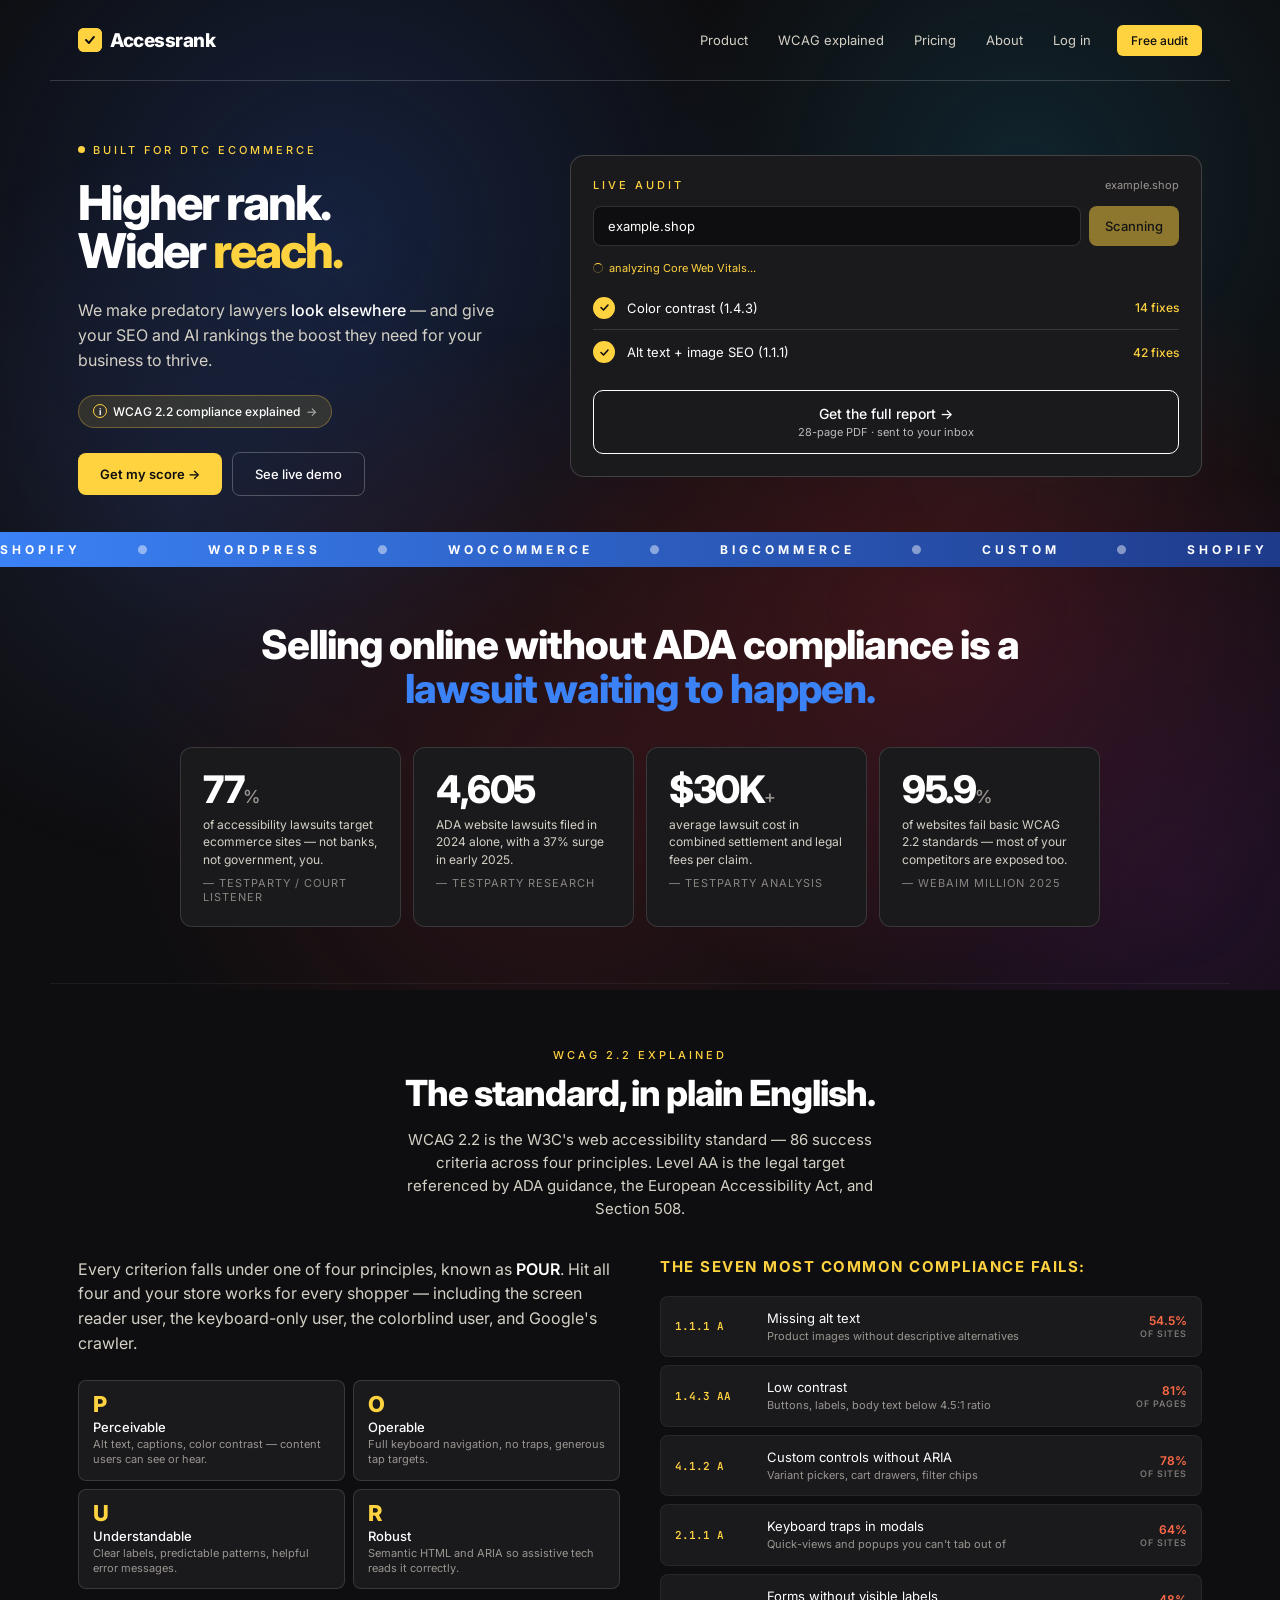
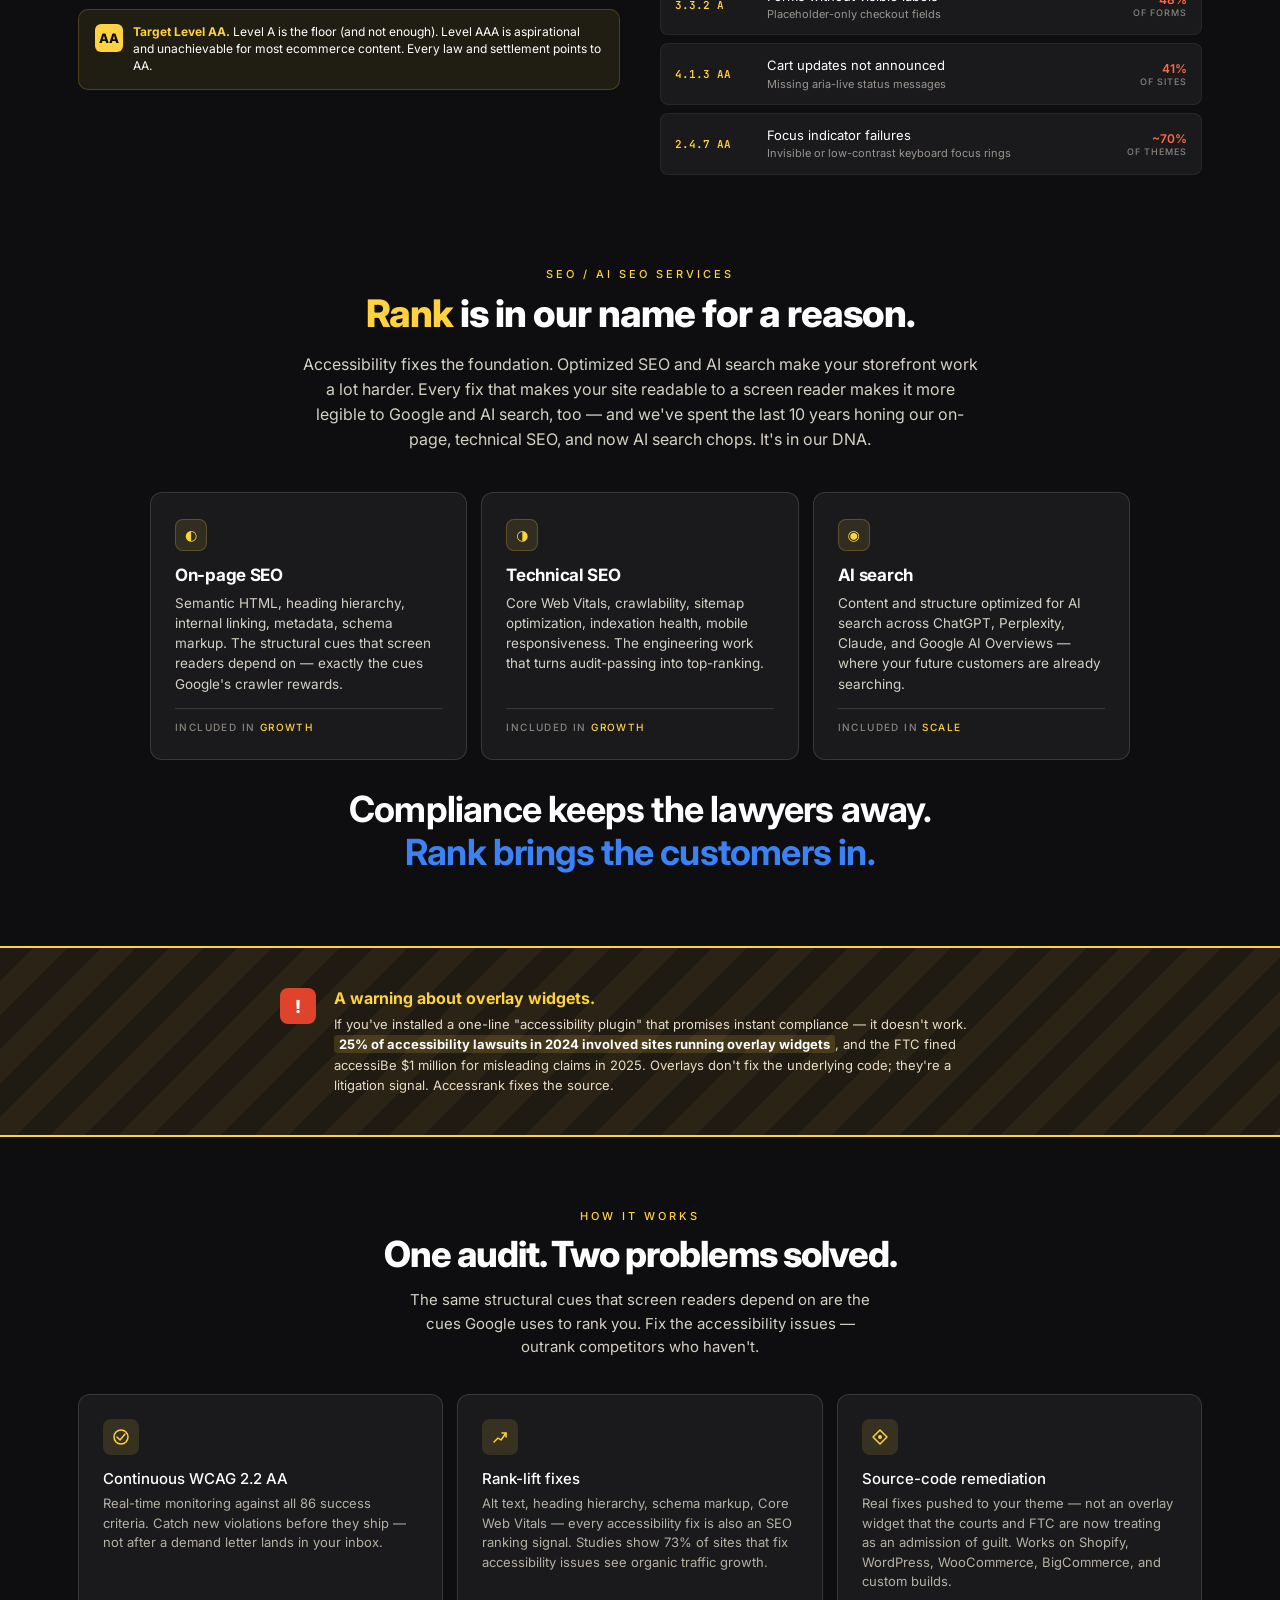
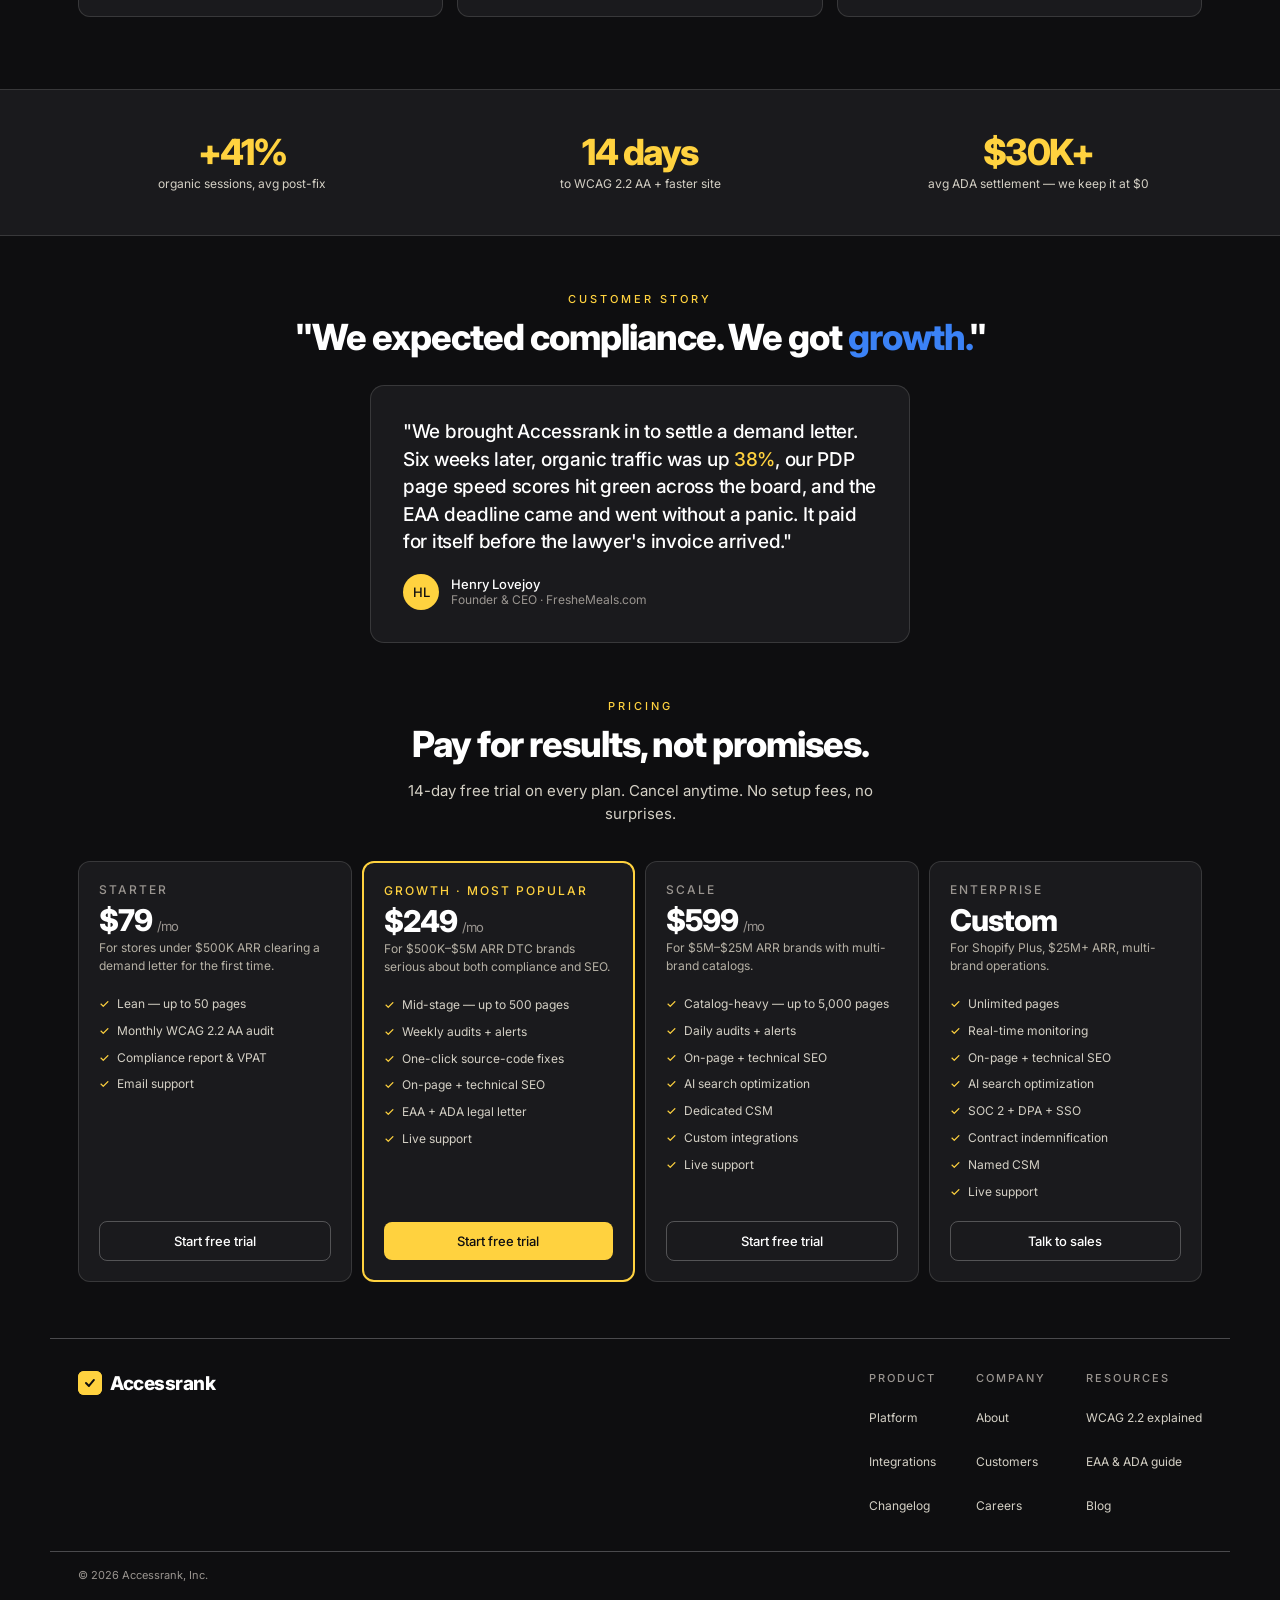
<file: index.html>
<!DOCTYPE html>
<html lang="en">
<head>
  <meta charset="UTF-8" />
  <meta name="viewport" content="width=device-width, initial-scale=1.0" />
  <title>Accessrank — WCAG 2.2 Accessibility Audits for DTC Ecommerce</title>
  <meta name="description" content="Accessrank fixes WCAG 2.2 accessibility violations at the source code level — protecting DTC stores from ADA litigation and boosting SEO rankings." />
  <meta name="robots" content="index, follow" />
  <link rel="canonical" href="https://accessrank.com/" />
  <meta name="theme-color" content="#0E0E10" />

  <!-- Open Graph -->
  <meta property="og:title" content="Accessrank — Higher rank. Wider reach." />
  <meta property="og:description" content="We make predatory lawyers look elsewhere — and give your SEO and AI rankings the boost they need for your business to thrive." />
  <meta property="og:type" content="website" />
  <meta property="og:url" content="https://accessrank.com/" />
  <meta property="og:image" content="https://accessrank.com/og-image.png" />
  <meta property="og:image:width" content="1200" />
  <meta property="og:image:height" content="630" />
  <meta property="og:site_name" content="Accessrank" />

  <!-- Twitter Card -->
  <meta name="twitter:card" content="summary_large_image" />
  <meta name="twitter:title" content="Accessrank — Higher rank. Wider reach." />
  <meta name="twitter:description" content="WCAG 2.2 accessibility audits that protect DTC stores from ADA lawsuits and boost SEO rankings." />
  <meta name="twitter:image" content="https://accessrank.com/og-image.png" />

  <!-- Favicon -->
  <link rel="icon" href="/favicon.svg" type="image/svg+xml" />

  <!-- Fonts — preload to avoid render blocking -->
  <link rel="preconnect" href="https://fonts.googleapis.com" />
  <link rel="preconnect" href="https://fonts.gstatic.com" crossorigin />
  <link rel="preload" href="https://fonts.googleapis.com/css2?family=Inter:wght@400;500;600;700;800&family=JetBrains+Mono:wght@600&display=swap" as="style" onload="this.onload=null;this.rel='stylesheet'" />
  <noscript><link rel="stylesheet" href="https://fonts.googleapis.com/css2?family=Inter:wght@400;500;600;700;800&family=JetBrains+Mono:wght@600&display=swap" /></noscript>

  <link rel="preload" href="styles.css" as="style" />
  <link rel="stylesheet" href="styles.css" />

  <!-- JSON-LD structured data -->
  <script type="application/ld+json">
  {
    "@context": "https://schema.org",
    "@graph": [
      {
        "@type": "Organization",
        "@id": "https://accessrank.com/#organization",
        "name": "Accessrank",
        "url": "https://accessrank.com/",
        "logo": {
          "@type": "ImageObject",
          "url": "https://accessrank.com/favicon.svg"
        },
        "sameAs": []
      },
      {
        "@type": "WebSite",
        "@id": "https://accessrank.com/#website",
        "url": "https://accessrank.com/",
        "name": "Accessrank",
        "publisher": { "@id": "https://accessrank.com/#organization" },
        "potentialAction": {
          "@type": "SearchAction",
          "target": "https://accessrank.com/?s={search_term_string}",
          "query-input": "required name=search_term_string"
        }
      },
      {
        "@type": "WebPage",
        "@id": "https://accessrank.com/#webpage",
        "url": "https://accessrank.com/",
        "name": "Accessrank — WCAG 2.2 Accessibility Audits for DTC Ecommerce",
        "description": "Accessrank fixes WCAG 2.2 accessibility violations at the source code level — protecting DTC stores from ADA litigation and boosting SEO rankings.",
        "isPartOf": { "@id": "https://accessrank.com/#website" },
        "about": { "@id": "https://accessrank.com/#organization" }
      },
      {
        "@type": "Service",
        "@id": "https://accessrank.com/#service",
        "name": "WCAG 2.2 Accessibility Audit & Remediation",
        "description": "Continuous WCAG 2.2 AA monitoring, source-code remediation, and SEO rank-lift for DTC ecommerce stores.",
        "provider": { "@id": "https://accessrank.com/#organization" },
        "areaServed": "Worldwide",
        "serviceType": "Accessibility Auditing",
        "offers": [
          {
            "@type": "Offer",
            "name": "Starter",
            "price": "79",
            "priceCurrency": "USD",
            "priceSpecification": { "@type": "UnitPriceSpecification", "billingDuration": "P1M" }
          },
          {
            "@type": "Offer",
            "name": "Growth",
            "price": "249",
            "priceCurrency": "USD",
            "priceSpecification": { "@type": "UnitPriceSpecification", "billingDuration": "P1M" }
          },
          {
            "@type": "Offer",
            "name": "Scale",
            "price": "599",
            "priceCurrency": "USD",
            "priceSpecification": { "@type": "UnitPriceSpecification", "billingDuration": "P1M" }
          }
        ]
      },
      {
        "@type": "FAQPage",
        "mainEntity": [
          {
            "@type": "Question",
            "name": "What is WCAG 2.2?",
            "acceptedAnswer": {
              "@type": "Answer",
              "text": "WCAG 2.2 is the W3C's web accessibility standard — 86 success criteria across four principles: Perceivable, Operable, Understandable, and Robust. Level AA is the legal target referenced by ADA guidance, the European Accessibility Act, and Section 508."
            }
          },
          {
            "@type": "Question",
            "name": "Do overlay widgets make my site ADA compliant?",
            "acceptedAnswer": {
              "@type": "Answer",
              "text": "No. 25% of accessibility lawsuits in 2024 involved sites running overlay widgets. Overlays don't fix the underlying code. Accessrank fixes the source code directly."
            }
          },
          {
            "@type": "Question",
            "name": "How long does it take to become WCAG 2.2 AA compliant?",
            "acceptedAnswer": {
              "@type": "Answer",
              "text": "Most DTC stores reach WCAG 2.2 AA compliance within 14 days with Accessrank's source-code remediation service."
            }
          }
        ]
      }
    ]
  }
  </script>
</head>
<body>

  <!-- Skip navigation for keyboard users -->
  <a href="#main-content" class="skip-link">Skip to main content</a>

  <!-- ============================================================== -->
  <!-- NAV                                                              -->
  <!-- ============================================================== -->
  <nav class="nav" aria-label="Main navigation">
    <div class="logo">
      <span class="logo-mark" aria-hidden="true">
        <span class="layer layer-red" aria-hidden="true"></span>
        <span class="layer layer-green" aria-hidden="true"></span>
        <span class="layer layer-yellow" aria-hidden="true"></span>
        <span class="icon icon-yellow" aria-hidden="true">
          <svg viewBox="0 0 14 14"><path d="M3 7 L6 10 L11 4" fill="none" stroke="#0E0E10" stroke-width="2" stroke-linecap="round" stroke-linejoin="round"/></svg>
        </span>
        <span class="icon icon-red" aria-hidden="true">
          <svg viewBox="0 0 14 14"><path d="M5.4 3 L8.6 3 L7.8 9 L6.2 9 Z" fill="#FFFFFF"/><circle cx="7" cy="11.4" r="1.6" fill="#FFFFFF"/></svg>
        </span>
        <span class="icon icon-green" aria-hidden="true">
          <svg viewBox="0 0 14 14"><path d="M3 7 L6 10 L11 4" fill="none" stroke="#0E0E10" stroke-width="2" stroke-linecap="round" stroke-linejoin="round"/></svg>
        </span>
        <span class="swipe swipe-1" aria-hidden="true"></span>
        <span class="swipe swipe-2" aria-hidden="true"></span>
        <span class="swipe swipe-3" aria-hidden="true"></span>
      </span>
      Accessrank
    </div>
    <div class="nav-right">
      <a href="#product">Product</a>
      <a href="#wcag">WCAG explained</a>
      <a href="#pricing">Pricing</a>
      <a href="about.html">About</a>
      <a href="#">Log in</a>
      <a href="#audit-card" class="cta-nav">Free audit</a>
    </div>
    <button class="hamburger" id="hamburger" aria-label="Open menu" aria-expanded="false" aria-controls="mobile-menu">
      <span class="ham-line"></span>
      <span class="ham-line"></span>
      <span class="ham-line"></span>
    </button>
  </nav>

  <!-- Full-screen mobile menu (outside nav so it covers full viewport) -->
  <div class="mobile-menu" id="mobile-menu" role="dialog" aria-modal="true" aria-label="Navigation menu" aria-hidden="true">
    <div class="mm-header">
      <div class="logo" aria-hidden="true">
        <span class="logo-mark">
          <span class="layer layer-red"></span>
          <span class="layer layer-green"></span>
          <span class="layer layer-yellow"></span>
          <span class="icon icon-yellow">
            <svg viewBox="0 0 14 14"><path d="M3 7 L6 10 L11 4" fill="none" stroke="#0E0E10" stroke-width="2" stroke-linecap="round" stroke-linejoin="round"/></svg>
          </span>
          <span class="icon icon-red">
            <svg viewBox="0 0 14 14"><path d="M5.4 3 L8.6 3 L7.8 9 L6.2 9 Z" fill="#FFFFFF"/><circle cx="7" cy="11.4" r="1.6" fill="#FFFFFF"/></svg>
          </span>
          <span class="icon icon-green">
            <svg viewBox="0 0 14 14"><path d="M3 7 L6 10 L11 4" fill="none" stroke="#0E0E10" stroke-width="2" stroke-linecap="round" stroke-linejoin="round"/></svg>
          </span>
          <span class="swipe swipe-1"></span>
          <span class="swipe swipe-2"></span>
          <span class="swipe swipe-3"></span>
        </span>
        Accessrank
      </div>
      <button class="mm-close" id="mm-close" aria-label="Close menu">
        <span></span>
        <span></span>
      </button>
    </div>
    <nav class="mm-nav" aria-label="Mobile navigation">
      <a href="#product">Product</a>
      <a href="#wcag">WCAG explained</a>
      <a href="#pricing">Pricing</a>
      <a href="about.html">About</a>
      <a href="#">Log in</a>
    </nav>
    <div class="mm-footer">
      <a href="#audit-card" class="mm-cta">Get a free audit →</a>
      <p class="mm-tagline">WCAG 2.2 AA · Source-code fixes · 14 days</p>
    </div>
  </div>

  <main id="main-content">

  <!-- ============================================================== -->
  <!-- HERO                                                             -->
  <!-- ============================================================== -->
  <section class="hero">
    <div class="hero-copy">
      <div class="eyebrow"><span class="pulse-dot" aria-hidden="true"></span>BUILT FOR DTC ECOMMERCE</div>
      <h1>Higher rank.<br/>Wider <span class="accent">reach.</span></h1>
      <p class="sub">
        We make predatory lawyers <span class="highlight">look elsewhere</span> —
        and give your SEO and AI rankings the boost they need for your business to thrive.
      </p>
      <button class="wcag-link" id="wcag-link">
        <span class="info-circle" aria-hidden="true">i</span>
        <span>WCAG 2.2 compliance explained</span>
        <span style="opacity: 0.6;" aria-hidden="true">→</span>
      </button>
      <div class="cta-row">
        <a href="#audit-card" class="btn-primary">Get my score →</a>
        <a href="#audit-card" class="btn-secondary">See live demo</a>
      </div>
    </div>

    <!-- Live audit widget -->
    <div class="audit-card" id="audit-card">
      <div class="audit-head">
        <span class="audit-title">LIVE AUDIT</span>
        <span class="audit-meta" id="audit-meta">enter URL to begin</span>
      </div>
      <div class="url-form">
        <input type="text" class="url-input" id="audit-url" placeholder="yourstore.com" aria-label="Website URL" />
        <button class="scan-btn" id="audit-scan">Scan →</button>
      </div>
      <div class="scan-status" id="audit-status"></div>
      <div class="audit-rows" id="audit-rows">
        <div class="empty-state" id="audit-empty">Try it — enter any DTC store URL above.</div>
      </div>
      <button class="report-cta" id="audit-report">
        Get the full report →
        <span class="report-cta-sub">28-page PDF · sent to your inbox</span>
      </button>
    </div>
  </section>

  <!-- ============================================================== -->
  <!-- MARQUEE — scrolling platform list                                -->
  <!-- ============================================================== -->
  <div class="marquee" aria-hidden="true">
    <div class="marquee-track">
      <span class="item">SHOPIFY <span class="sep">●</span> WORDPRESS <span class="sep">●</span> WOOCOMMERCE <span class="sep">●</span> BIGCOMMERCE <span class="sep">●</span> CUSTOM <span class="sep">●</span></span>
      <span class="item">SHOPIFY <span class="sep">●</span> WORDPRESS <span class="sep">●</span> WOOCOMMERCE <span class="sep">●</span> BIGCOMMERCE <span class="sep">●</span> CUSTOM <span class="sep">●</span></span>
      <span class="item">SHOPIFY <span class="sep">●</span> WORDPRESS <span class="sep">●</span> WOOCOMMERCE <span class="sep">●</span> BIGCOMMERCE <span class="sep">●</span> CUSTOM <span class="sep">●</span></span>
    </div>
  </div>

  <!-- ============================================================== -->
  <!-- THE STAKES — risk strip                                          -->
  <!-- ============================================================== -->
  <section class="risk-strip">
    <h2 class="risk-title">Selling online without ADA compliance is a <span class="red">lawsuit waiting to happen.</span></h2>
    <div class="risk-grid">
      <div class="risk-card">
        <div class="risk-num">77<span class="small">%</span></div>
        <div class="risk-label">of accessibility lawsuits target ecommerce sites — not banks, not government, you.</div>
        <div class="risk-source">— TestParty / Court Listener</div>
      </div>
      <div class="risk-card">
        <div class="risk-num">4,605</div>
        <div class="risk-label">ADA website lawsuits filed in 2024 alone, with a 37% surge in early 2025.</div>
        <div class="risk-source">— TestParty research</div>
      </div>
      <div class="risk-card">
        <div class="risk-num">$30K<span class="small">+</span></div>
        <div class="risk-label">average lawsuit cost in combined settlement and legal fees per claim.</div>
        <div class="risk-source">— TestParty analysis</div>
      </div>
      <div class="risk-card">
        <div class="risk-num">95.9<span class="small">%</span></div>
        <div class="risk-label">of websites fail basic WCAG 2.2 standards — most of your competitors are exposed too.</div>
        <div class="risk-source">— WebAIM Million 2025</div>
      </div>
    </div>
  </section>

  <!-- ============================================================== -->
  <!-- WCAG 2.2 EXPLAINER                                               -->
  <!-- ============================================================== -->
  <section class="wcag-section" id="wcag">
    <div class="section-eyebrow">WCAG 2.2 EXPLAINED</div>
    <h2 class="section-h2-center">The standard, in plain English.</h2>
    <p class="section-sub">
      WCAG 2.2 is the W3C's web accessibility standard — 86 success criteria across four principles.
      Level AA is the legal target referenced by ADA guidance, the European Accessibility Act, and Section 508.
    </p>
    <div class="wcag-grid">
      <div>
        <p class="wcag-lede">
          Every criterion falls under one of four principles, known as <strong>POUR</strong>.
          Hit all four and your store works for every shopper —
          including the screen reader user, the keyboard-only user, the colorblind user, and Google's crawler.
        </p>
        <div class="pour">
          <div class="pour-item">
            <div class="pour-letter">P</div>
            <div class="pour-name">Perceivable</div>
            <div class="pour-desc">Alt text, captions, color contrast — content users can see or hear.</div>
          </div>
          <div class="pour-item">
            <div class="pour-letter">O</div>
            <div class="pour-name">Operable</div>
            <div class="pour-desc">Full keyboard navigation, no traps, generous tap targets.</div>
          </div>
          <div class="pour-item">
            <div class="pour-letter">U</div>
            <div class="pour-name">Understandable</div>
            <div class="pour-desc">Clear labels, predictable patterns, helpful error messages.</div>
          </div>
          <div class="pour-item">
            <div class="pour-letter">R</div>
            <div class="pour-name">Robust</div>
            <div class="pour-desc">Semantic HTML and ARIA so assistive tech reads it correctly.</div>
          </div>
        </div>
        <div class="wcag-meta-row">
          <div class="icon-box">AA</div>
          <div class="wcag-meta-text">
            <strong>Target Level AA.</strong>
            Level A is the floor (and not enough). Level AAA is aspirational and unachievable for most ecommerce content.
            Every law and settlement points to AA.
          </div>
        </div>
      </div>
      <div>
        <div class="criteria-head">THE SEVEN MOST COMMON COMPLIANCE FAILS:</div>
        <div class="criteria-list">
          <div class="criteria-row">
            <span class="criteria-id">1.1.1 A</span>
            <span class="criteria-body">Missing alt text<span class="desc">Product images without descriptive alternatives</span></span>
            <span class="criteria-freq">54.5%<span class="small">of sites</span></span>
          </div>
          <div class="criteria-row">
            <span class="criteria-id">1.4.3 AA</span>
            <span class="criteria-body">Low contrast<span class="desc">Buttons, labels, body text below 4.5:1 ratio</span></span>
            <span class="criteria-freq">81%<span class="small">of pages</span></span>
          </div>
          <div class="criteria-row">
            <span class="criteria-id">4.1.2 A</span>
            <span class="criteria-body">Custom controls without ARIA<span class="desc">Variant pickers, cart drawers, filter chips</span></span>
            <span class="criteria-freq">78%<span class="small">of sites</span></span>
          </div>
          <div class="criteria-row">
            <span class="criteria-id">2.1.1 A</span>
            <span class="criteria-body">Keyboard traps in modals<span class="desc">Quick-views and popups you can't tab out of</span></span>
            <span class="criteria-freq">64%<span class="small">of sites</span></span>
          </div>
          <div class="criteria-row">
            <span class="criteria-id">3.3.2 A</span>
            <span class="criteria-body">Forms without visible labels<span class="desc">Placeholder-only checkout fields</span></span>
            <span class="criteria-freq">48%<span class="small">of forms</span></span>
          </div>
          <div class="criteria-row">
            <span class="criteria-id">4.1.3 AA</span>
            <span class="criteria-body">Cart updates not announced<span class="desc">Missing aria-live status messages</span></span>
            <span class="criteria-freq">41%<span class="small">of sites</span></span>
          </div>
          <div class="criteria-row">
            <span class="criteria-id">2.4.7 AA</span>
            <span class="criteria-body">Focus indicator failures<span class="desc">Invisible or low-contrast keyboard focus rings</span></span>
            <span class="criteria-freq">~70%<span class="small">of themes</span></span>
          </div>
        </div>
      </div>
    </div>
  </section>

  <!-- ============================================================== -->
  <!-- SEO / AI SEARCH — integrated services                            -->
  <!-- ============================================================== -->
  <section class="seo-strip" id="seo">
    <div class="seo-eyebrow">SEO / AI SEO SERVICES</div>
    <h2 class="seo-title"><span class="accent">Rank</span> is in our name for a reason.</h2>
    <p class="seo-sub">
      Accessibility fixes the foundation. Optimized SEO and AI search make your storefront work a lot harder.
      Every fix that makes your site readable to a screen reader makes it more legible to Google and AI search, too —
      and we've spent the last 10 years honing our on-page, technical SEO, and now AI search chops.
      It's in our DNA.
    </p>

    <div class="seo-grid">
      <div class="seo-card">
        <div class="seo-card-icon" aria-hidden="true">◐</div>
        <div class="seo-card-title">On-page SEO</div>
        <p class="seo-card-body">
          Semantic HTML, heading hierarchy, internal linking, metadata, schema markup. The structural cues
          that screen readers depend on — exactly the cues Google's crawler rewards.
        </p>
        <div class="seo-card-tier">Included in <span class="tier-label">Growth</span></div>
      </div>
      <div class="seo-card">
        <div class="seo-card-icon" aria-hidden="true">◑</div>
        <div class="seo-card-title">Technical SEO</div>
        <p class="seo-card-body">
          Core Web Vitals, crawlability, sitemap optimization, indexation health, mobile responsiveness.
          The engineering work that turns audit-passing into top-ranking.
        </p>
        <div class="seo-card-tier">Included in <span class="tier-label">Growth</span></div>
      </div>
      <div class="seo-card">
        <div class="seo-card-icon" aria-hidden="true">◉</div>
        <div class="seo-card-title">AI search</div>
        <p class="seo-card-body">
          Content and structure optimized for AI search across ChatGPT, Perplexity, Claude, and Google AI Overviews —
          where your future customers are already searching.
        </p>
        <div class="seo-card-tier">Included in <span class="tier-label">Scale</span></div>
      </div>
    </div>

    <p class="seo-closer"><span class="white">Compliance keeps the lawyers away.</span><br><span class="blue">Rank brings the customers in.</span></p>
  </section>

  <!-- ============================================================== -->
  <!-- OVERLAY WARNING                                                  -->
  <!-- ============================================================== -->
  <div class="overlay-warning">
    <div class="overlay-card">
      <div class="overlay-icon" aria-hidden="true">!</div>
      <div class="overlay-content">
        <h3>A warning about overlay widgets.</h3>
        <p>
          If you've installed a one-line "accessibility plugin" that promises instant compliance — it doesn't work.
          <strong>25% of accessibility lawsuits in 2024 involved sites running overlay widgets</strong>,
          and the FTC fined accessiBe $1 million for misleading claims in 2025.
          Overlays don't fix the underlying code; they're a litigation signal. Accessrank fixes the source.
        </p>
      </div>
    </div>
  </div>

  <!-- ============================================================== -->
  <!-- HOW IT WORKS — features                                          -->
  <!-- ============================================================== -->
  <section class="features" id="product">
    <div class="section-eyebrow">HOW IT WORKS</div>
    <h2 class="section-h2-center">One audit. Two problems solved.</h2>
    <p class="section-sub">
      The same structural cues that screen readers depend on are the cues Google uses to rank you.
      Fix the accessibility issues — outrank competitors who haven't.
    </p>
    <div class="feature-grid">
      <div class="feature-card">
        <div class="feature-icon">
          <svg width="18" height="18" viewBox="0 0 18 18" fill="none" aria-hidden="true">
            <circle cx="9" cy="9" r="7" stroke="#FFD23F" stroke-width="1.5"/>
            <path d="M5 9 L8 12 L13 6" stroke="#FFD23F" stroke-width="1.5" stroke-linecap="round" stroke-linejoin="round"/>
          </svg>
        </div>
        <h3 class="feature-title">Continuous WCAG 2.2 AA</h3>
        <p class="feature-desc">
          Real-time monitoring against all 86 success criteria.
          Catch new violations before they ship — not after a demand letter lands in your inbox.
        </p>
      </div>
      <div class="feature-card">
        <div class="feature-icon">
          <svg width="18" height="18" viewBox="0 0 18 18" fill="none" aria-hidden="true">
            <path d="M3 14 L7 10 L10 12 L15 5" stroke="#FFD23F" stroke-width="1.5" stroke-linecap="round" stroke-linejoin="round"/>
            <path d="M11 5 L15 5 L15 9" stroke="#FFD23F" stroke-width="1.5" stroke-linecap="round" stroke-linejoin="round"/>
          </svg>
        </div>
        <h3 class="feature-title">Rank-lift fixes</h3>
        <p class="feature-desc">
          Alt text, heading hierarchy, schema markup, Core Web Vitals — every accessibility fix is also an SEO ranking signal.
          Studies show 73% of sites that fix accessibility issues see organic traffic growth.
        </p>
      </div>
      <div class="feature-card">
        <div class="feature-icon">
          <svg width="18" height="18" viewBox="0 0 18 18" fill="none" aria-hidden="true">
            <path d="M2 9 L9 2 L16 9 L9 16 Z" stroke="#FFD23F" stroke-width="1.5" stroke-linejoin="round"/>
            <circle cx="9" cy="9" r="2" fill="#FFD23F"/>
          </svg>
        </div>
        <h3 class="feature-title">Source-code remediation</h3>
        <p class="feature-desc">
          Real fixes pushed to your theme — not an overlay widget that the courts and FTC are now treating as an admission of guilt.
          Works on Shopify, WordPress, WooCommerce, BigCommerce, and custom builds.
        </p>
      </div>
    </div>
  </section>

  <!-- ============================================================== -->
  <!-- STATS                                                            -->
  <!-- ============================================================== -->
  <div class="stats-strip">
    <div class="stats-strip-inner">
      <div class="stat">
        <div class="stat-num">+41%</div>
        <div class="stat-label">organic sessions, avg post-fix</div>
      </div>
      <div class="stat">
        <div class="stat-num">14 days</div>
        <div class="stat-label">to WCAG 2.2 AA + faster site</div>
      </div>
      <div class="stat">
        <div class="stat-num">$30K+</div>
        <div class="stat-label">avg ADA settlement — we keep it at $0</div>
      </div>
    </div>
  </div>

  <!-- ============================================================== -->
  <!-- TESTIMONIAL                                                      -->
  <!-- ============================================================== -->
  <section class="testimonial">
    <div class="section-eyebrow">CUSTOMER STORY</div>
    <h2 class="section-h2-center">"We expected compliance. We got <span class="accent-blue">growth.</span>"</h2>
    <div class="quote-card">
      <p class="quote-text">
        "We brought Accessrank in to settle a demand letter. Six weeks later, organic traffic was up
        <span class="y">38%</span>, our PDP page speed scores hit green across the board, and the EAA deadline
        came and went without a panic. It paid for itself before the lawyer's invoice arrived."
      </p>
      <div class="quote-attr">
        <div class="avatar">HL</div>
        <div>
          <div class="quote-name">Henry Lovejoy</div>
          <div class="quote-role">Founder &amp; CEO · FresheMeals.com</div>
        </div>
      </div>
    </div>
  </section>

  <!-- ============================================================== -->
  <!-- PRICING                                                          -->
  <!-- ============================================================== -->
  <section class="pricing" id="pricing">
    <div class="section-eyebrow">PRICING</div>
    <h2 class="section-h2-center">Pay for results, not promises.</h2>
    <p class="section-sub">14-day free trial on every plan. Cancel anytime. No setup fees, no surprises.</p>
    <div class="pricing-grid">
      <div class="price-card">
        <div class="price-tier">STARTER</div>
        <div class="price-amount">$79<span class="per">/mo</span></div>
        <div class="price-desc">For stores under $500K ARR clearing a demand letter for the first time.</div>
        <ul class="price-features">
          <li>Lean — up to 50 pages</li>
          <li>Monthly WCAG 2.2 AA audit</li>
          <li>Compliance report &amp; VPAT</li>
          <li>Email support</li>
        </ul>
        <button class="price-cta" onclick="window.location.href='about.html#contact'">Start free trial</button>
      </div>
      <div class="price-card featured">
        <div class="price-tier featured-tier">GROWTH · MOST POPULAR</div>
        <div class="price-amount">$249<span class="per">/mo</span></div>
        <div class="price-desc">For $500K–$5M ARR DTC brands serious about both compliance and SEO.</div>
        <ul class="price-features">
          <li>Mid-stage — up to 500 pages</li>
          <li>Weekly audits + alerts</li>
          <li>One-click source-code fixes</li>
          <li>On-page + technical SEO</li>
          <li>EAA + ADA legal letter</li>
          <li>Live support</li>
        </ul>
        <button class="price-cta featured-cta" onclick="window.location.href='about.html#contact'">Start free trial</button>
      </div>
      <div class="price-card">
        <div class="price-tier">SCALE</div>
        <div class="price-amount">$599<span class="per">/mo</span></div>
        <div class="price-desc">For $5M–$25M ARR brands with multi-brand catalogs.</div>
        <ul class="price-features">
          <li>Catalog-heavy — up to 5,000 pages</li>
          <li>Daily audits + alerts</li>
          <li>On-page + technical SEO</li>
          <li>AI search optimization</li>
          <li>Dedicated CSM</li>
          <li>Custom integrations</li>
          <li>Live support</li>
        </ul>
        <button class="price-cta" onclick="window.location.href='about.html#contact'">Start free trial</button>
      </div>
      <div class="price-card">
        <div class="price-tier">ENTERPRISE</div>
        <div class="price-amount">Custom</div>
        <div class="price-desc">For Shopify Plus, $25M+ ARR, multi-brand operations.</div>
        <ul class="price-features">
          <li>Unlimited pages</li>
          <li>Real-time monitoring</li>
          <li>On-page + technical SEO</li>
          <li>AI search optimization</li>
          <li>SOC 2 + DPA + SSO</li>
          <li>Contract indemnification</li>
          <li>Named CSM</li>
          <li>Live support</li>
        </ul>
        <button class="price-cta" onclick="window.location.href='about.html#contact'">Talk to sales</button>
      </div>
    </div>
  </section>

  <!-- ============================================================== -->
  <!-- FOOTER                                                           -->
  <!-- ============================================================== -->
  <footer class="footer">
    <div class="footer-top">
      <div class="logo">
        <span class="logo-mark" aria-hidden="true">
          <span class="layer layer-red" aria-hidden="true"></span>
          <span class="layer layer-green" aria-hidden="true"></span>
          <span class="layer layer-yellow" aria-hidden="true"></span>
          <span class="icon icon-yellow" aria-hidden="true">
            <svg viewBox="0 0 14 14"><path d="M3 7 L6 10 L11 4" fill="none" stroke="#0E0E10" stroke-width="2" stroke-linecap="round" stroke-linejoin="round"/></svg>
          </span>
          <span class="icon icon-red" aria-hidden="true">
            <svg viewBox="0 0 14 14"><path d="M5.4 3 L8.6 3 L7.8 9 L6.2 9 Z" fill="#FFFFFF"/><circle cx="7" cy="11.4" r="1.6" fill="#FFFFFF"/></svg>
          </span>
          <span class="icon icon-green" aria-hidden="true">
            <svg viewBox="0 0 14 14"><path d="M3 7 L6 10 L11 4" fill="none" stroke="#0E0E10" stroke-width="2" stroke-linecap="round" stroke-linejoin="round"/></svg>
          </span>
          <span class="swipe swipe-1" aria-hidden="true"></span>
          <span class="swipe swipe-2" aria-hidden="true"></span>
          <span class="swipe swipe-3" aria-hidden="true"></span>
        </span>
        Accessrank
      </div>
      <div class="footer-cols">
        <div class="footer-col">
          <p class="footer-col-head">PRODUCT</p>
          <a href="#">Platform</a><a href="#">Integrations</a><a href="#">Changelog</a>
        </div>
        <div class="footer-col">
          <p class="footer-col-head">COMPANY</p>
          <a href="about.html">About</a><a href="#">Customers</a><a href="#">Careers</a>
        </div>
        <div class="footer-col">
          <p class="footer-col-head">RESOURCES</p>
          <a href="#wcag" id="wcag-footer">WCAG 2.2 explained</a><a href="#">EAA &amp; ADA guide</a><a href="#">Blog</a>
        </div>
      </div>
    </div>
    <div class="footer-bottom">
      <span>© 2026 Accessrank, Inc.</span>
    </div>
  </footer>

  </main>

  <script>
/* ==================================================================
   ACCESSRANK — BEHAVIOR
   ================================================================== */


/* ------------------------------------------------------------------
   CONFIG
   ------------------------------------------------------------------ */
const CONFIG = {
  auditItems: [
    { label: 'Color contrast (1.4.3)',          meta: '14 fixes' },
    { label: 'Alt text + image SEO (1.1.1)',    meta: '42 fixes' },
    { label: 'Heading hierarchy (1.3.1)',       meta: '9 fixes'  },
    { label: 'Core Web Vitals',                 meta: '+18 pts'  },
    { label: 'Form labels + ARIA (3.3.2)',      meta: '23 fixes' },
    { label: 'Schema markup',                   meta: '+12 types' }
  ],
  scanStatuses: [
    'crawling pages...',
    'checking WCAG 2.2 AA...',
    'analyzing Core Web Vitals...',
    'scoring SEO signals...',
    'compiling report...'
  ],
  defaultUrl:      'example.shop',
  rowStaggerMs:    450,
  initialDelayMs:  700,
  statusCycleMs:   600,
  autoDemoDelayMs: 800
};


/* ------------------------------------------------------------------
   AUDIT WIDGET
   ------------------------------------------------------------------ */
(function initAuditWidget() {
  const urlInput  = document.getElementById('audit-url');
  const scanBtn   = document.getElementById('audit-scan');
  const statusEl  = document.getElementById('audit-status');
  const rowsEl    = document.getElementById('audit-rows');
  const emptyEl   = document.getElementById('audit-empty');
  const metaEl    = document.getElementById('audit-meta');
  const reportBtn = document.getElementById('audit-report');

  if (!urlInput || !scanBtn) return;

  let isScanning = false;

  function startScan() {
    if (isScanning) return;

    let url = urlInput.value.trim();
    if (!url) {
      url = CONFIG.defaultUrl;
      urlInput.value = url;
    }

    isScanning = true;
    scanBtn.disabled = true;
    scanBtn.textContent = 'Scanning';

    if (emptyEl) emptyEl.style.display = 'none';
    rowsEl.innerHTML = '';
    metaEl.textContent = url;

    let statusIdx = 0;
    statusEl.classList.add('active');
    statusEl.innerHTML = '<span class="scan-spinner"></span><span>' + CONFIG.scanStatuses[0] + '</span>';

    const statusTimer = setInterval(function () {
      statusIdx++;
      if (statusIdx < CONFIG.scanStatuses.length) {
        statusEl.innerHTML = '<span class="scan-spinner"></span><span>' + CONFIG.scanStatuses[statusIdx] + '</span>';
      }
    }, CONFIG.statusCycleMs);

    CONFIG.auditItems.forEach(function (item, i) {
      setTimeout(function () {
        const row = document.createElement('div');
        row.className = 'audit-row';
        row.innerHTML =
          '<span class="check-circle">' +
            '<svg width="11" height="11" viewBox="0 0 11 11" aria-hidden="true">' +
              '<path class="check-anim" d="M2 5.5 L4.5 8 L9 3"' +
                ' fill="none" stroke="#0E0E10" stroke-width="1.6"' +
                ' stroke-linecap="round" stroke-linejoin="round"/>' +
            '</svg>' +
          '</span>' +
          '<span class="row-label">' + item.label + '</span>' +
          '<span class="row-meta">' + item.meta + '</span>';
        rowsEl.appendChild(row);
        requestAnimationFrame(function () { row.classList.add('visible'); });
      }, CONFIG.initialDelayMs + i * CONFIG.rowStaggerMs);
    });

    const totalDuration = CONFIG.initialDelayMs + CONFIG.auditItems.length * CONFIG.rowStaggerMs + 300;

    setTimeout(function () {
      clearInterval(statusTimer);
      statusEl.classList.remove('active');

      const total = CONFIG.auditItems.reduce(function (acc, item) {
        const n = parseInt(item.meta.replace(/\D/g, ''), 10) || 0;
        return acc + n;
      }, 0);

      statusEl.innerHTML = '<span style="color: #FFD23F;">●</span><span>scan complete · ' + total + ' issues found</span>';

      isScanning = false;
      scanBtn.disabled = false;
      scanBtn.textContent = 'Rescan →';
    }, totalDuration);
  }

  scanBtn.addEventListener('click', startScan);
  urlInput.addEventListener('keydown', function (e) {
    if (e.key === 'Enter') startScan();
  });

  reportBtn.addEventListener('click', function () {
    window.location.href = 'about.html#contact';
  });

  setTimeout(function () {
    if (!urlInput.value && !isScanning) {
      urlInput.value = CONFIG.defaultUrl;
      startScan();
    }
  }, CONFIG.autoDemoDelayMs);
})();


/* ------------------------------------------------------------------
   MOBILE MENU
   ------------------------------------------------------------------ */
(function initMobileMenu() {
  const hamburger = document.getElementById('hamburger');
  const menu      = document.getElementById('mobile-menu');
  const closeBtn  = document.getElementById('mm-close');

  if (!hamburger || !menu) return;

  function openMenu() {
    menu.classList.add('open');
    menu.setAttribute('aria-hidden', 'false');
    hamburger.setAttribute('aria-expanded', 'true');
    document.body.classList.add('menu-open');
    if (closeBtn) closeBtn.focus();
  }

  function closeMenu() {
    menu.classList.remove('open');
    menu.setAttribute('aria-hidden', 'true');
    hamburger.setAttribute('aria-expanded', 'false');
    document.body.classList.remove('menu-open');
    hamburger.focus();
  }

  hamburger.addEventListener('click', openMenu);

  if (closeBtn) closeBtn.addEventListener('click', closeMenu);

  menu.querySelectorAll('a').forEach(function (link) {
    link.addEventListener('click', closeMenu);
  });

  document.addEventListener('keydown', function (e) {
    if (e.key === 'Escape' && menu.classList.contains('open')) {
      closeMenu();
    }
  });
})();


/* ------------------------------------------------------------------
   SMOOTH-SCROLL HELPERS for the WCAG-explained buttons
   ------------------------------------------------------------------ */
(function initWcagAnchors() {
  const wcagSection = document.getElementById('wcag');
  if (!wcagSection) return;

  ['wcag-link', 'wcag-footer'].forEach(function (id) {
    const el = document.getElementById(id);
    if (el) {
      el.addEventListener('click', function (e) {
        e.preventDefault();
        wcagSection.scrollIntoView({ behavior: 'smooth', block: 'start' });
      });
    }
  });
})();


/* ------------------------------------------------------------------
   SCROLL ANIMATIONS
   ------------------------------------------------------------------ */
(function initScrollReveal() {
  var singles = [
    '.risk-eyebrow', '.risk-title',
    '.wcag-lede', '.wcag-meta-row', '.criteria-head',
    '.overlay-card',
    '.quote-card',
  ];
  var groups = [
    '.risk-card',
    '.pour-item',
    '.criteria-row',
    '.feature-card',
    '.stat',
    '.price-card',
  ];
  var headings = [
    '.wcag-section .section-eyebrow',
    '.wcag-section .section-h2-center',
    '.wcag-section .section-sub',
    '.features .section-eyebrow',
    '.features .section-h2-center',
    '.features .section-sub',
    '.testimonial .section-eyebrow',
    '.testimonial .section-h2-center',
    '.pricing .section-eyebrow',
    '.pricing .section-h2-center',
    '.pricing .section-sub',
  ];

  function tag(el, delay) {
    el.classList.add('reveal');
    if (delay) el.style.transitionDelay = delay + 'ms';
  }

  singles.forEach(function(sel) {
    document.querySelectorAll(sel).forEach(function(el) { tag(el, 0); });
  });

  groups.forEach(function(sel) {
    document.querySelectorAll(sel).forEach(function(el, i) { tag(el, i * 90); });
  });

  var sectionHeadingMap = {};
  headings.forEach(function(sel) {
    document.querySelectorAll(sel).forEach(function(el) {
      var section = el.closest('section') || el.parentElement;
      sectionHeadingMap[section] = sectionHeadingMap[section] || [];
      sectionHeadingMap[section].push(el);
    });
  });
  Object.keys(sectionHeadingMap).forEach(function(key) {
    sectionHeadingMap[key].forEach(function(el, i) { tag(el, i * 80); });
  });

  var observer = new IntersectionObserver(function(entries) {
    entries.forEach(function(entry) {
      if (entry.isIntersecting) {
        entry.target.classList.add('in-view');
        observer.unobserve(entry.target);
      }
    });
  }, { threshold: 0.12 });

  document.querySelectorAll('.reveal').forEach(function(el) {
    observer.observe(el);
  });
})();
  </script>
</body>
</html>
</file>
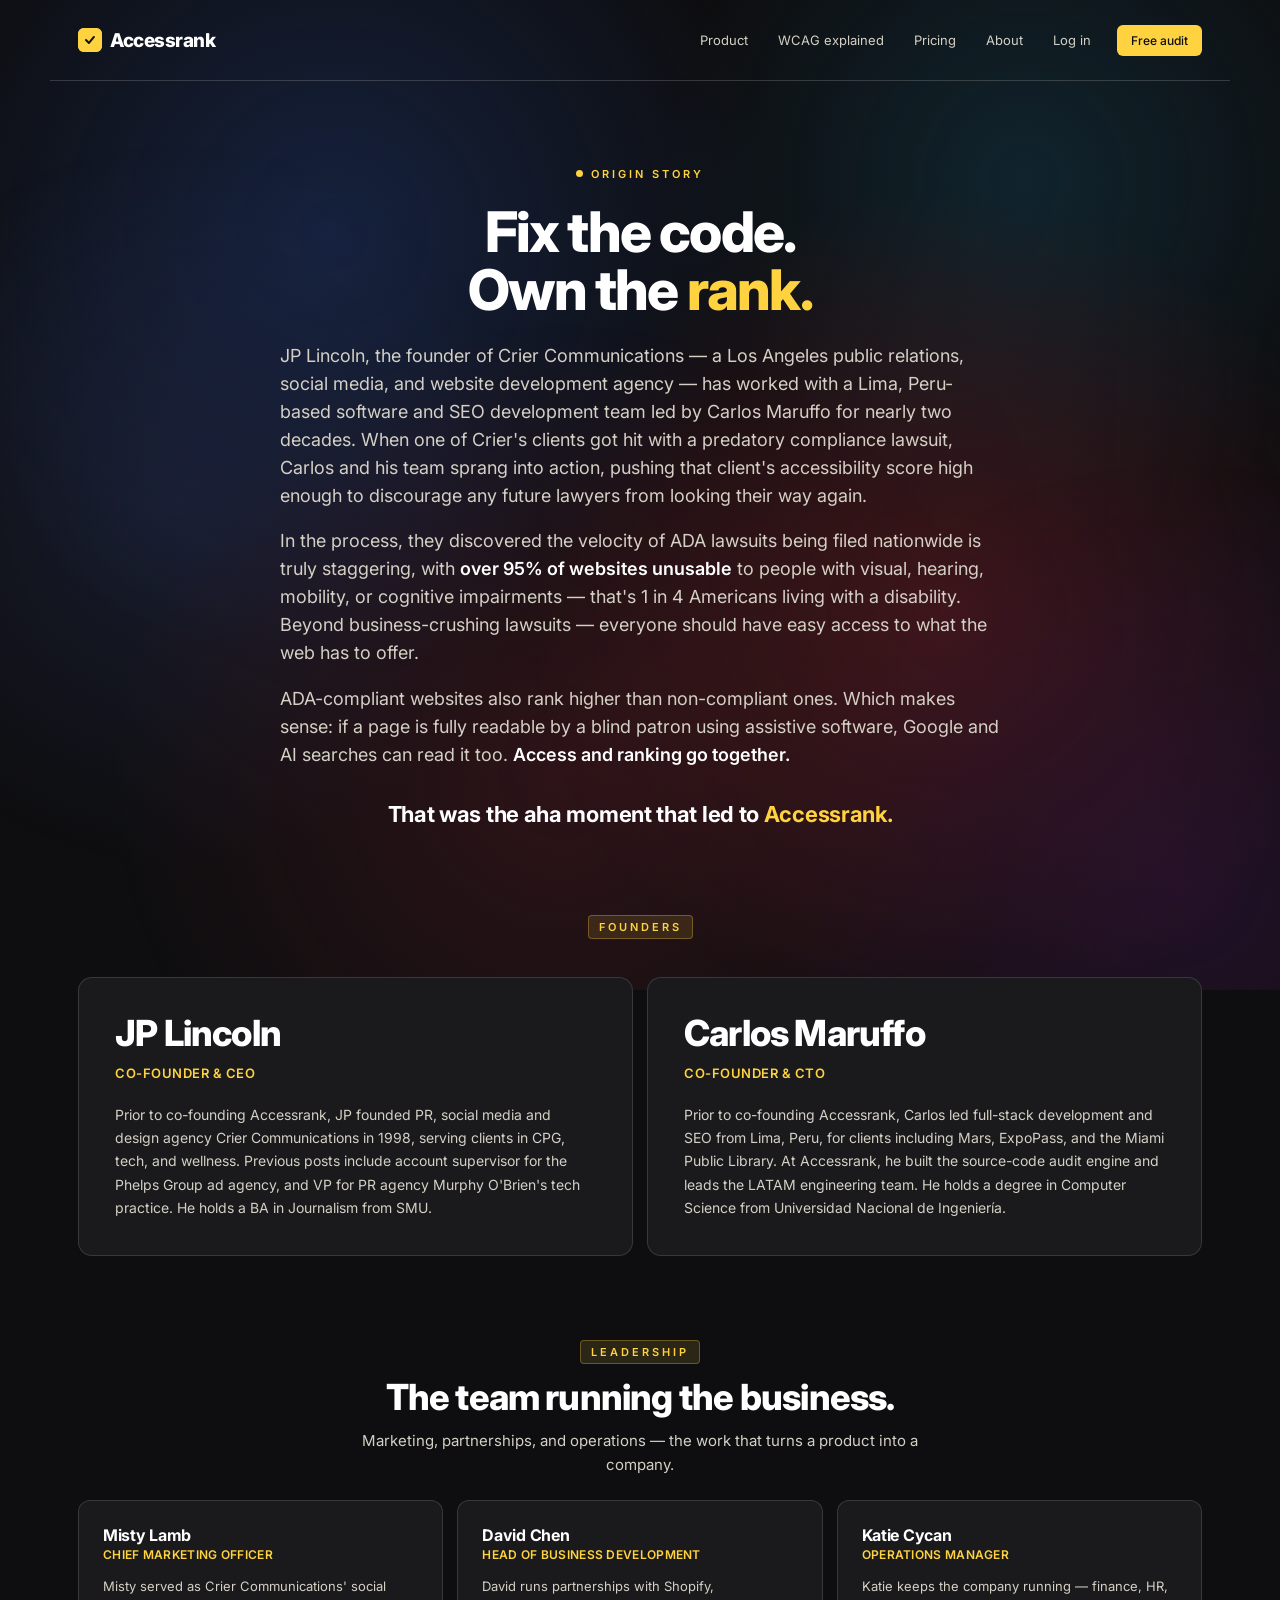
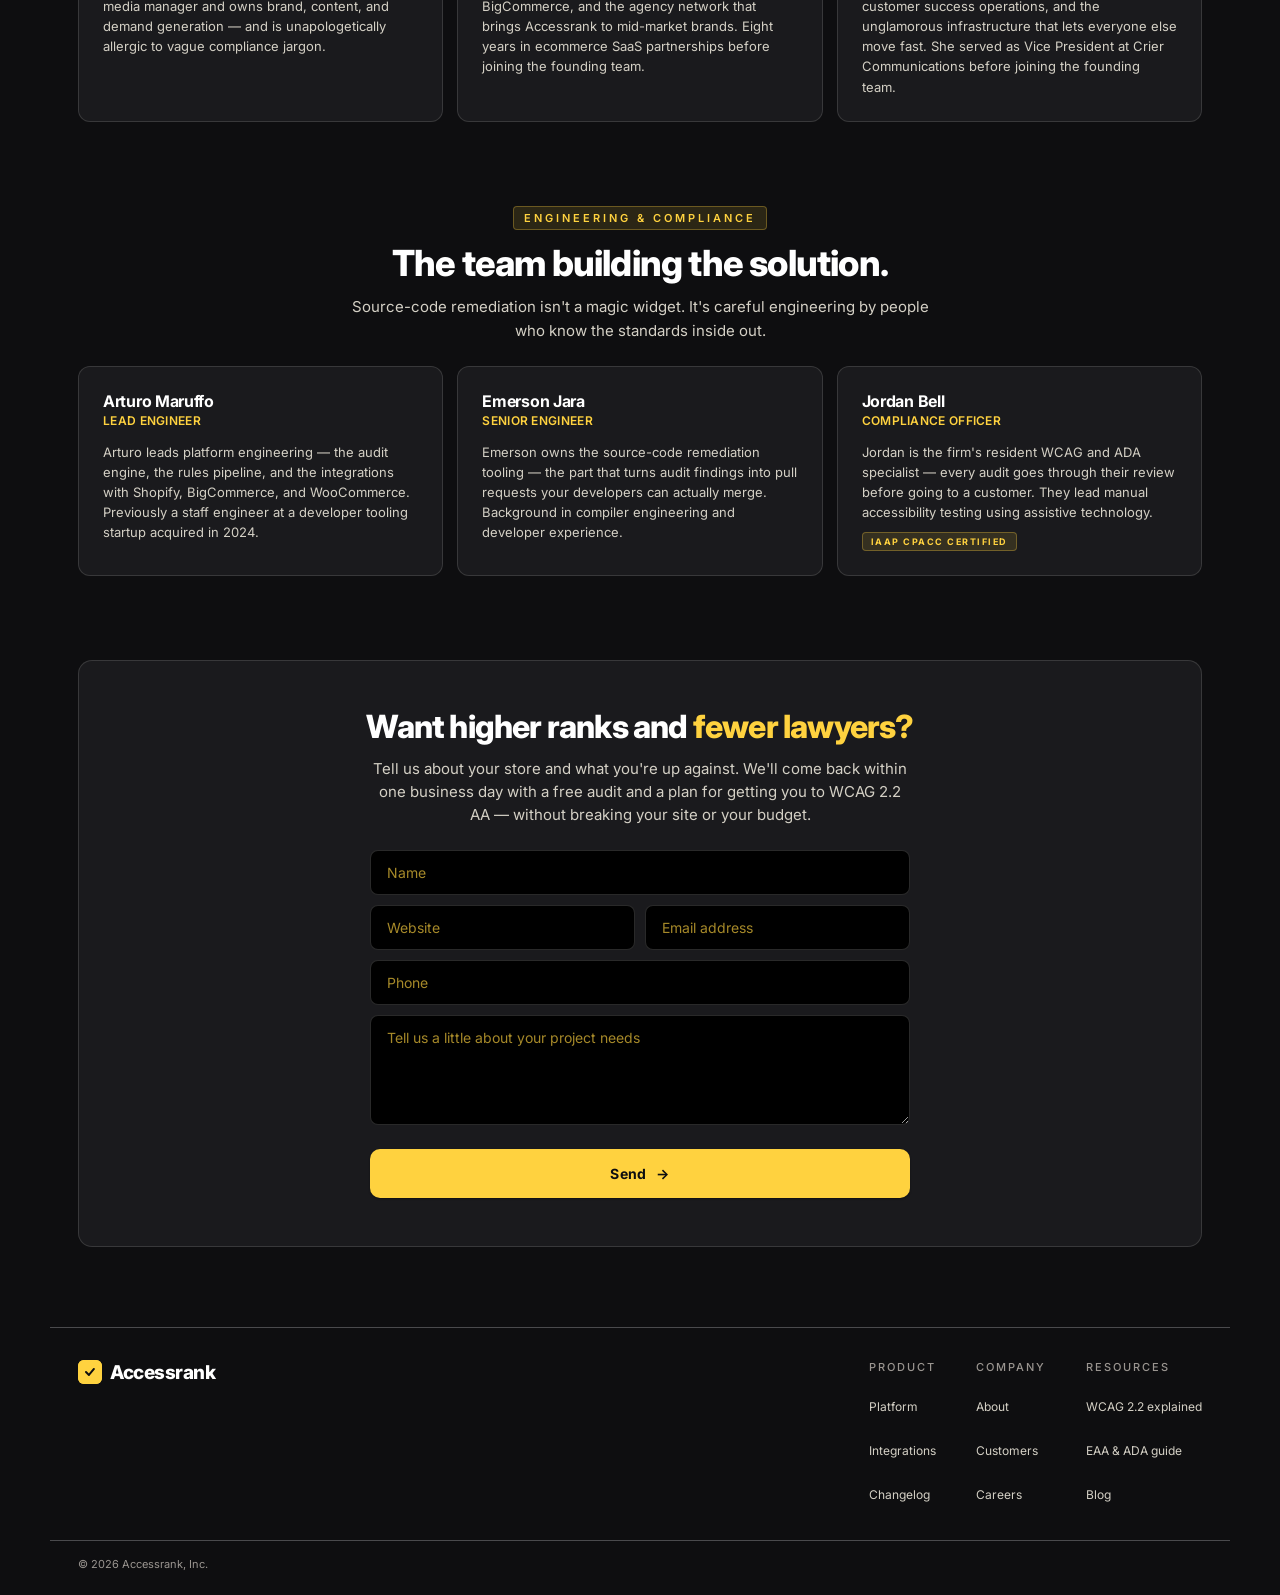
<file: about.html>
<!DOCTYPE html>
<html lang="en">
<head>
  <meta charset="UTF-8" />
  <meta name="viewport" content="width=device-width, initial-scale=1.0" />
  <title>About — Accessrank</title>
  <meta name="description" content="The team behind Accessrank — accessibility, SEO, and source-code remediation for DTC ecommerce." />
  <meta name="robots" content="index, follow" />
  <link rel="canonical" href="https://accessrank.com/about.html" />
  <meta name="theme-color" content="#0E0E10" />

  <!-- Open Graph -->
  <meta property="og:title" content="About Accessrank — The team behind WCAG 2.2 compliance for DTC ecommerce" />
  <meta property="og:description" content="The team behind Accessrank — accessibility, SEO, and source-code remediation for DTC ecommerce." />
  <meta property="og:type" content="website" />
  <meta property="og:url" content="https://accessrank.com/about.html" />
  <meta property="og:image" content="https://accessrank.com/og-image.png" />
  <meta property="og:image:width" content="1200" />
  <meta property="og:image:height" content="630" />
  <meta property="og:site_name" content="Accessrank" />

  <!-- Twitter Card -->
  <meta name="twitter:card" content="summary_large_image" />
  <meta name="twitter:title" content="About Accessrank — WCAG 2.2 compliance for DTC ecommerce" />
  <meta name="twitter:description" content="The team behind Accessrank — accessibility, SEO, and source-code remediation for DTC ecommerce." />
  <meta name="twitter:image" content="https://accessrank.com/og-image.png" />

  <!-- Favicon -->
  <link rel="icon" href="/favicon.svg" type="image/svg+xml" />

  <!-- Fonts — preload to avoid render blocking -->
  <link rel="preconnect" href="https://fonts.googleapis.com" />
  <link rel="preconnect" href="https://fonts.gstatic.com" crossorigin />
  <link rel="preload" href="https://fonts.googleapis.com/css2?family=Inter:wght@400;500;600;700;800&family=JetBrains+Mono:wght@500;600&display=swap" as="style" onload="this.onload=null;this.rel='stylesheet'" />
  <noscript><link rel="stylesheet" href="https://fonts.googleapis.com/css2?family=Inter:wght@400;500;600;700;800&family=JetBrains+Mono:wght@500;600&display=swap" /></noscript>

  <!-- Reuse the parent site's CSS so brand stays consistent -->
  <link rel="preload" href="styles.css" as="style" />
  <link rel="stylesheet" href="styles.css" />

  <!-- JSON-LD structured data -->
  <script type="application/ld+json">
  {
    "@context": "https://schema.org",
    "@graph": [
      {
        "@type": "Organization",
        "@id": "https://accessrank.com/#organization",
        "name": "Accessrank",
        "url": "https://accessrank.com/",
        "logo": { "@type": "ImageObject", "url": "https://accessrank.com/favicon.svg" },
        "employee": [
          { "@type": "Person", "name": "JP Lincoln", "jobTitle": "Co-Founder & CEO" },
          { "@type": "Person", "name": "Carlos Maruffo", "jobTitle": "Co-Founder & CTO" },
          { "@type": "Person", "name": "Misty Lamb", "jobTitle": "Chief Marketing Officer" },
          { "@type": "Person", "name": "David Chen", "jobTitle": "Head of Business Development" },
          { "@type": "Person", "name": "Katie Cycan", "jobTitle": "Operations Manager" },
          { "@type": "Person", "name": "Arturo Maruffo", "jobTitle": "Lead Engineer" },
          { "@type": "Person", "name": "Emerson Jara", "jobTitle": "Senior Engineer" },
          { "@type": "Person", "name": "Jordan Bell", "jobTitle": "Compliance Officer" }
        ]
      },
      {
        "@type": "AboutPage",
        "@id": "https://accessrank.com/about.html#webpage",
        "url": "https://accessrank.com/about.html",
        "name": "About Accessrank — The team behind WCAG 2.2 compliance for DTC ecommerce",
        "description": "The team behind Accessrank — accessibility, SEO, and source-code remediation for DTC ecommerce.",
        "about": { "@id": "https://accessrank.com/#organization" }
      }
    ]
  }
  </script>

  <style>
    /* ==================================================================
       ABOUT-PAGE-SPECIFIC STYLES
       Layered on top of styles.css. Reuses tokens (--brand, --surface,
       --hairline, etc.) and matches the parent site's spacing system
       (1180px max-width, 28px page padding, 14px grid gaps).
       ================================================================== */

    .about-hero {
      max-width: 1180px;
      margin: 0 auto;
      padding: 80px 28px 56px;
      text-align: center;
    }
    .about-hero .eyebrow {
      display: inline-flex;
      align-items: center;
      gap: 8px;
      font-size: 11px;
      letter-spacing: 3px;
      color: var(--brand);
      font-weight: 600;
      margin-bottom: 22px;
    }
    .about-hero .eyebrow .dot {
      width: 7px; height: 7px;
      border-radius: 50%;
      background: var(--brand);
    }
    .about-hero h1 {
      font-size: 56px;
      line-height: 1.05;
      letter-spacing: -1.8px;
      font-weight: 800;
      margin: 0 0 22px;
      color: var(--text);
    }
    .about-hero h1 .accent { color: var(--brand); }
    .about-hero .lead {
      font-size: 18px;
      line-height: 1.55;
      color: var(--text-soft);
      max-width: 720px;
      margin: 0 auto 18px;
      text-align: left;
    }
    .about-hero .lead:last-of-type { margin-bottom: 0; }
    .about-hero .lead strong { color: var(--text); font-weight: 600; }
    .about-hero .lead-emphasis {
      font-size: 22px;
      font-weight: 700;
      color: var(--text);
      letter-spacing: -0.3px;
      margin-top: 28px;
      text-align: center;
    }
    .about-hero .lead-emphasis .accent { color: var(--brand); }

    /* === Section eyebrows === */
    .about-section {
      max-width: 1180px;
      margin: 0 auto;
      padding: 28px 28px 56px;
    }
    .about-section-head {
      text-align: center;
      margin-bottom: 24px;
    }
    .about-section-eyebrow {
      display: inline-block;
      font-size: 11px;
      letter-spacing: 3px;
      color: var(--brand);
      font-weight: 600;
      margin-bottom: 14px;
      padding: 4px 10px;
      background: var(--brand-soft);
      border: 1px solid var(--brand-border);
      border-radius: 4px;
    }
    .about-section h2 {
      font-size: 36px;
      font-weight: 800;
      letter-spacing: -0.8px;
      color: var(--text);
      margin: 0 0 12px;
    }
    .about-section .section-sub {
      font-size: 15px;
      color: var(--text-soft);
      max-width: 580px;
      margin: 0 auto;
      line-height: 1.55;
    }

    /* === FOUNDERS — two large cards side by side === */
    .founders-grid {
      display: grid;
      grid-template-columns: 1fr 1fr;
      gap: 14px;
    }
    .founder-card {
      background: var(--surface);
      border-radius: 14px;
      padding: 36px;
      border: 1px solid var(--hairline);
    }
    .founder-head {
      margin-bottom: 22px;
    }
    .founder-name {
      font-size: 22px;
      font-weight: 800;
      letter-spacing: -0.5px;
      color: var(--text);
      margin: 0 0 4px;
    }
    .founder-title {
      font-size: 13px;
      color: var(--brand);
      font-weight: 600;
      letter-spacing: 0.5px;
    }
    .founder-bio {
      font-size: 14px;
      color: var(--text-soft);
      line-height: 1.65;
      margin: 0;
    }
    .founder-bio + .founder-bio { margin-top: 14px; }

    /* === Smaller team cards (3 in a row) === */
    .team-grid {
      display: grid;
      grid-template-columns: repeat(3, 1fr);
      gap: 14px;
    }
    .team-card {
      background: var(--surface);
      border-radius: 12px;
      padding: 24px;
      border: 1px solid var(--hairline);
    }
    .team-head {
      margin-bottom: 14px;
    }
    .team-name {
      font-size: 16px;
      font-weight: 700;
      letter-spacing: -0.3px;
      color: var(--text);
      margin: 0 0 2px;
    }
    .team-title {
      font-size: 12px;
      color: var(--brand);
      font-weight: 600;
      letter-spacing: 0.3px;
    }
    .team-bio {
      font-size: 13px;
      color: var(--text-soft);
      line-height: 1.55;
      margin: 0;
    }
    .team-cert {
      display: inline-block;
      font-size: 9px;
      letter-spacing: 1.5px;
      color: var(--brand);
      font-weight: 700;
      background: var(--brand-soft);
      border: 1px solid var(--brand-border);
      padding: 3px 8px;
      border-radius: 4px;
      margin-top: 10px;
    }

    /* === Closing CTA === */
    .about-cta-band {
      max-width: 1180px;
      margin: 0 auto;
      padding: 28px 28px 80px;
      text-align: center;
    }
    .about-cta-card {
      background: var(--surface);
      border-radius: 14px;
      padding: 48px 28px;
      border: 1px solid var(--hairline);
    }
    .about-cta-card h2 {
      font-size: 32px;
      font-weight: 800;
      letter-spacing: -0.8px;
      color: var(--text);
      margin: 0 0 12px;
    }
    .about-cta-card h2 .accent { color: var(--brand); }
    .about-cta-card p {
      font-size: 15px;
      color: var(--text-soft);
      max-width: 540px;
      margin: 0 auto 24px;
      line-height: 1.55;
    }
    .about-cta-row {
      display: flex;
      gap: 10px;
      justify-content: center;
    }
    .about-cta-primary {
      background: var(--brand);
      color: var(--bg);
      padding: 13px 22px;
      border-radius: 8px;
      font-weight: 600;
      font-size: 13px;
      border: none;
      cursor: pointer;
      font-family: inherit;
    }
    .about-cta-secondary {
      background: transparent;
      color: var(--text);
      padding: 13px 22px;
      border-radius: 8px;
      font-weight: 500;
      font-size: 13px;
      border: 1px solid rgba(255,255,255,0.4);
      font-family: inherit;
      cursor: pointer;
      text-decoration: none;
      display: inline-block;
    }

    /* === CONTACT FORM === */
    .contact-form {
      max-width: 540px;
      margin: 0 auto;
      text-align: left;
    }
    .form-row {
      margin-bottom: 10px;
    }
    .form-row-split {
      display: grid;
      grid-template-columns: 1fr 1fr;
      gap: 10px;
      margin-bottom: 10px;
    }
    .form-row-split .form-col { margin-bottom: 0; }

    .contact-form input,
    .contact-form textarea {
      width: 100%;
      box-sizing: border-box;
      background: #000000;
      border: 1px solid rgba(255, 255, 255, 0.16);
      color: var(--brand);
      padding: 13px 16px;
      border-radius: 8px;
      font-size: 14px;
      font-weight: 500;
      font-family: inherit;
      transition: border-color 0.18s ease, background 0.18s ease;
    }
    .contact-form input::placeholder,
    .contact-form textarea::placeholder {
      color: rgba(255, 210, 63, 0.65);
      font-weight: 400;
    }
    .contact-form input:hover,
    .contact-form textarea:hover {
      border-color: rgba(255, 255, 255, 0.28);
    }
    .contact-form input:focus,
    .contact-form textarea:focus {
      outline: none;
      border-color: var(--brand);
      background: #000000;
    }
    .contact-form textarea {
      resize: vertical;
      min-height: 110px;
      font-family: inherit;
    }

    .form-actions {
      margin-top: 20px;
      margin-bottom: 0;
    }
    .form-submit {
      width: 100%;
      background: var(--brand);
      color: var(--bg);
      padding: 16px 28px;
      border-radius: 10px;
      font-weight: 700;
      font-size: 14px;
      letter-spacing: 0.3px;
      border: none;
      cursor: pointer;
      font-family: inherit;
      display: inline-flex;
      align-items: center;
      justify-content: center;
      gap: 10px;
      transition: transform 0.15s ease, box-shadow 0.18s ease, background 0.15s ease;
      box-shadow: 0 1px 2px rgba(0, 0, 0, 0.4);
    }
    .form-submit-arrow {
      display: inline-block;
      transition: transform 0.18s ease;
    }
    .form-submit:hover {
      background: #FFDC5C;
      box-shadow: 0 6px 16px rgba(255, 210, 63, 0.25);
    }
    .form-submit:hover .form-submit-arrow {
      transform: translateX(3px);
    }
    .form-submit:active {
      transform: translateY(1px);
    }

    /* Visually-hidden labels for screen readers (placeholders are not labels) */
    .sr-only {
      position: absolute;
      width: 1px; height: 1px;
      padding: 0; margin: -1px;
      overflow: hidden; clip: rect(0,0,0,0);
      white-space: nowrap; border: 0;
    }

    /* === Responsive === */
    @media (max-width: 900px) {
      .about-hero { padding: 56px 20px 36px; }
      .about-hero h1 { font-size: 38px; letter-spacing: -1.4px; }
      .about-hero .lead { font-size: 16px; }
      .team-grid { grid-template-columns: 1fr; }
      .founders-grid { grid-template-columns: 1fr; }
      .founder-card { padding: 28px; }
      .about-section { padding: 28px 20px 36px; }
      .about-cta-band { padding: 28px 20px 56px; }
      .form-row-split { grid-template-columns: 1fr; }
    }
  </style>
</head>
<body>

  <!-- Skip navigation for keyboard users -->
  <a href="#main-content" class="skip-link">Skip to main content</a>

  <!-- ============================================================== -->
  <!-- NAVIGATION (mirrors the main site)                             -->
  <!-- ============================================================== -->
  <nav class="nav" aria-label="Main navigation">
    <a href="index.html" class="logo">
      <span class="logo-mark" aria-hidden="true">
        <span class="layer layer-red" aria-hidden="true"></span>
        <span class="layer layer-green" aria-hidden="true"></span>
        <span class="layer layer-yellow" aria-hidden="true"></span>
        <span class="icon icon-yellow" aria-hidden="true">
          <svg viewBox="0 0 14 14"><path d="M3 7 L6 10 L11 4" fill="none" stroke="#0E0E10" stroke-width="2" stroke-linecap="round" stroke-linejoin="round"/></svg>
        </span>
        <span class="icon icon-red" aria-hidden="true">
          <svg viewBox="0 0 14 14"><path d="M5.4 3 L8.6 3 L7.8 9 L6.2 9 Z" fill="#FFFFFF"/><circle cx="7" cy="11.4" r="1.6" fill="#FFFFFF"/></svg>
        </span>
        <span class="icon icon-green" aria-hidden="true">
          <svg viewBox="0 0 14 14"><path d="M3 7 L6 10 L11 4" fill="none" stroke="#0E0E10" stroke-width="2" stroke-linecap="round" stroke-linejoin="round"/></svg>
        </span>
        <span class="swipe swipe-1" aria-hidden="true"></span>
        <span class="swipe swipe-2" aria-hidden="true"></span>
        <span class="swipe swipe-3" aria-hidden="true"></span>
      </span>
      Accessrank
    </a>
    <div class="nav-right">
      <a href="index.html#product">Product</a>
      <a href="index.html#wcag">WCAG explained</a>
      <a href="index.html#pricing">Pricing</a>
      <a href="about.html" aria-current="page">About</a>
      <a href="#">Log in</a>
      <a href="index.html#audit-card" class="cta-nav">Free audit</a>
    </div>
    <button class="hamburger" id="hamburger" aria-label="Open menu" aria-expanded="false" aria-controls="mobile-menu">
      <span class="ham-line"></span>
      <span class="ham-line"></span>
      <span class="ham-line"></span>
    </button>
  </nav>

  <!-- Full-screen mobile menu (outside nav so it covers full viewport) -->
  <div class="mobile-menu" id="mobile-menu" role="dialog" aria-modal="true" aria-label="Navigation menu" aria-hidden="true">
    <div class="mm-header">
      <div class="logo" aria-hidden="true">
        <span class="logo-mark">
          <span class="layer layer-red"></span>
          <span class="layer layer-green"></span>
          <span class="layer layer-yellow"></span>
          <span class="icon icon-yellow">
            <svg viewBox="0 0 14 14"><path d="M3 7 L6 10 L11 4" fill="none" stroke="#0E0E10" stroke-width="2" stroke-linecap="round" stroke-linejoin="round"/></svg>
          </span>
          <span class="icon icon-red">
            <svg viewBox="0 0 14 14"><path d="M5.4 3 L8.6 3 L7.8 9 L6.2 9 Z" fill="#FFFFFF"/><circle cx="7" cy="11.4" r="1.6" fill="#FFFFFF"/></svg>
          </span>
          <span class="icon icon-green">
            <svg viewBox="0 0 14 14"><path d="M3 7 L6 10 L11 4" fill="none" stroke="#0E0E10" stroke-width="2" stroke-linecap="round" stroke-linejoin="round"/></svg>
          </span>
          <span class="swipe swipe-1"></span>
          <span class="swipe swipe-2"></span>
          <span class="swipe swipe-3"></span>
        </span>
        Accessrank
      </div>
      <button class="mm-close" id="mm-close" aria-label="Close menu">
        <span></span>
        <span></span>
      </button>
    </div>
    <nav class="mm-nav" aria-label="Mobile navigation">
      <a href="index.html#product">Product</a>
      <a href="index.html#wcag">WCAG explained</a>
      <a href="index.html#pricing">Pricing</a>
      <a href="about.html">About</a>
      <a href="#">Log in</a>
    </nav>
    <div class="mm-footer">
      <a href="#contact" class="mm-cta">Get a free audit →</a>
      <p class="mm-tagline">WCAG 2.2 AA · Source-code fixes · 14 days</p>
    </div>
  </div>

  <main id="main-content">

  <!-- ============================================================== -->
  <!-- HERO / ORIGIN STORY                                             -->
  <!-- ============================================================== -->
  <section class="about-hero">
    <div class="eyebrow"><span class="dot"></span>ORIGIN STORY</div>
    <h1>Fix the code.<br/>Own the <span class="accent">rank.</span></h1>
    <p class="lead">
      JP Lincoln, the founder of Crier Communications — a Los Angeles public relations, social media, and website development agency — has worked with a Lima, Peru-based software and SEO development team led by Carlos Maruffo for nearly two decades. When one of Crier's clients got hit with a predatory compliance lawsuit, Carlos and his team sprang into action, pushing that client's accessibility score high enough to discourage any future lawyers from looking their way again.
    </p>
    <p class="lead">
      In the process, they discovered the velocity of ADA lawsuits being filed nationwide is truly staggering, with <strong>over 95% of websites unusable</strong> to people with visual, hearing, mobility, or cognitive impairments — that's 1 in 4 Americans living with a disability. Beyond business-crushing lawsuits — everyone should have easy access to what the web has to offer.
    </p>
    <p class="lead">
      ADA-compliant websites also rank higher than non-compliant ones. Which makes sense: if a page is fully readable by a blind patron using assistive software, Google and AI searches can read it too. <strong>Access and ranking go together.</strong>
    </p>
    <p class="lead lead-emphasis">
      That was the aha moment that led to <span class="accent">Accessrank.</span>
    </p>
  </section>

  <!-- ============================================================== -->
  <!-- FOUNDERS                                                        -->
  <!-- ============================================================== -->
  <section class="about-section">
    <div class="about-section-head">
      <span class="about-section-eyebrow">FOUNDERS</span>
    </div>

    <div class="founders-grid">

      <article class="founder-card">
        <div class="founder-head">
          <div>
            <h2 class="founder-name">JP Lincoln</h2>
            <div class="founder-title">CO-FOUNDER &amp; CEO</div>
          </div>
        </div>
        <p class="founder-bio">
          Prior to co-founding Accessrank, JP founded PR, social media and design agency Crier Communications in 1998, serving clients in CPG, tech, and wellness. Previous posts include account supervisor for the Phelps Group ad agency, and VP for PR agency Murphy O'Brien's tech practice. He holds a BA in Journalism from SMU.
        </p>
      </article>

      <article class="founder-card">
        <div class="founder-head">
          <div>
            <h2 class="founder-name">Carlos Maruffo</h2>
            <div class="founder-title">CO-FOUNDER &amp; CTO</div>
          </div>
        </div>
        <p class="founder-bio">
          Prior to co-founding Accessrank, Carlos led full-stack development and SEO from Lima, Peru, for clients including Mars, ExpoPass, and the Miami Public Library. At Accessrank, he built the source-code audit engine and leads the LATAM engineering team. He holds a degree in Computer Science from Universidad Nacional de Ingeniería.
        </p>
      </article>

    </div>
  </section>


  <!-- ============================================================== -->
  <!-- LEADERSHIP TEAM                                                 -->
  <!-- ============================================================== -->
  <section class="about-section">
    <div class="about-section-head">
      <span class="about-section-eyebrow">LEADERSHIP</span>
      <h2>The team running the business.</h2>
      <p class="section-sub">Marketing, partnerships, and operations — the work that turns a product into a company.</p>
    </div>

    <div class="team-grid">

      <article class="team-card">
        <div class="team-head">
          <div>
            <h3 class="team-name">Misty Lamb</h3>
            <div class="team-title">CHIEF MARKETING OFFICER</div>
          </div>
        </div>
        <p class="team-bio">
          Misty served as Crier Communications' social media manager and owns brand, content, and demand generation — and is unapologetically allergic to vague compliance jargon.
        </p>
      </article>

      <article class="team-card">
        <div class="team-head">
          <div>
            <h3 class="team-name">David Chen</h3>
            <div class="team-title">HEAD OF BUSINESS DEVELOPMENT</div>
          </div>
        </div>
        <p class="team-bio">
          David runs partnerships with Shopify, BigCommerce, and the agency network that brings Accessrank to mid-market brands. Eight years in ecommerce SaaS partnerships before joining the founding team.
        </p>
      </article>

      <article class="team-card">
        <div class="team-head">
          <div>
            <h3 class="team-name">Katie Cycan</h3>
            <div class="team-title">OPERATIONS MANAGER</div>
          </div>
        </div>
        <p class="team-bio">
          Katie keeps the company running — finance, HR, customer success operations, and the unglamorous infrastructure that lets everyone else move fast. She served as Vice President at Crier Communications before joining the founding team.
        </p>
      </article>

    </div>
  </section>

  <!-- ============================================================== -->
  <!-- ENGINEERING & COMPLIANCE                                        -->
  <!-- ============================================================== -->
  <section class="about-section">
    <div class="about-section-head">
      <span class="about-section-eyebrow">ENGINEERING &amp; COMPLIANCE</span>
      <h2>The team building the solution.</h2>
      <p class="section-sub">Source-code remediation isn't a magic widget. It's careful engineering by people who know the standards inside out.</p>
    </div>

    <div class="team-grid">

      <article class="team-card">
        <div class="team-head">
          <div>
            <h3 class="team-name">Arturo Maruffo</h3>
            <div class="team-title">LEAD ENGINEER</div>
          </div>
        </div>
        <p class="team-bio">
          Arturo leads platform engineering — the audit engine, the rules pipeline, and the integrations with Shopify, BigCommerce, and WooCommerce. Previously a staff engineer at a developer tooling startup acquired in 2024.
        </p>
      </article>

      <article class="team-card">
        <div class="team-head">
          <div>
            <h3 class="team-name">Emerson Jara</h3>
            <div class="team-title">SENIOR ENGINEER</div>
          </div>
        </div>
        <p class="team-bio">
          Emerson owns the source-code remediation tooling — the part that turns audit findings into pull requests your developers can actually merge. Background in compiler engineering and developer experience.
        </p>
      </article>

      <article class="team-card">
        <div class="team-head">
          <div>
            <h3 class="team-name">Jordan Bell</h3>
            <div class="team-title">COMPLIANCE OFFICER</div>
          </div>
        </div>
        <p class="team-bio">
          Jordan is the firm's resident WCAG and ADA specialist — every audit goes through their review before going to a customer. They lead manual accessibility testing using assistive technology.
        </p>
        <span class="team-cert">IAAP CPACC CERTIFIED</span>
      </article>

    </div>
  </section>

  <!-- ============================================================== -->
  <!-- CONTACT FORM                                                    -->
  <!-- ============================================================== -->
  <section class="about-cta-band" id="contact">
    <div class="about-cta-card">
      <h2>Want higher ranks and <span class="accent">fewer lawyers?</span></h2>
      <p>Tell us about your store and what you're up against. We'll come back within one business day with a free audit and a plan for getting you to WCAG 2.2 AA — without breaking your site or your budget.</p>

      <form class="contact-form" id="contact-form" action="https://formspree.io/f/mjgleepz" method="POST" novalidate>
        <!-- Hidden fields for Formspree routing -->
        <input type="hidden" name="_cc" value="jp@crierpr.com" />
        <input type="hidden" name="_subject" value="New Accessrank inquiry" />

        <div class="form-row">
          <label for="contact-name" class="sr-only">Name</label>
          <input type="text" id="contact-name" name="name" placeholder="Name" required />
        </div>
        <div class="form-row form-row-split">
          <div class="form-col">
            <label for="contact-website" class="sr-only">Website</label>
            <input type="url" id="contact-website" name="website" placeholder="Website" />
          </div>
          <div class="form-col">
            <label for="contact-email" class="sr-only">Email address</label>
            <input type="email" id="contact-email" name="email" placeholder="Email address" required />
          </div>
        </div>
        <div class="form-row">
          <label for="contact-phone" class="sr-only">Phone</label>
          <input type="tel" id="contact-phone" name="phone" placeholder="Phone" />
        </div>
        <div class="form-row">
          <label for="contact-message" class="sr-only">Tell us a little about your project needs</label>
          <textarea id="contact-message" name="message" rows="4" placeholder="Tell us a little about your project needs" required></textarea>
        </div>
        <div class="form-row form-actions">
          <button type="submit" class="form-submit">
            Send
            <span class="form-submit-arrow" aria-hidden="true">→</span>
          </button>
        </div>
      </form>
    </div>
  </section>

  <!-- ============================================================== -->
  <!-- FOOTER                                                           -->
  <!-- ============================================================== -->
  <footer class="footer">
    <div class="footer-top">
      <div class="logo">
        <span class="logo-mark" aria-hidden="true">
          <span class="layer layer-red" aria-hidden="true"></span>
          <span class="layer layer-green" aria-hidden="true"></span>
          <span class="layer layer-yellow" aria-hidden="true"></span>
          <span class="icon icon-yellow" aria-hidden="true">
            <svg viewBox="0 0 14 14"><path d="M3 7 L6 10 L11 4" fill="none" stroke="#0E0E10" stroke-width="2" stroke-linecap="round" stroke-linejoin="round"/></svg>
          </span>
          <span class="icon icon-red" aria-hidden="true">
            <svg viewBox="0 0 14 14"><path d="M5.4 3 L8.6 3 L7.8 9 L6.2 9 Z" fill="#FFFFFF"/><circle cx="7" cy="11.4" r="1.6" fill="#FFFFFF"/></svg>
          </span>
          <span class="icon icon-green" aria-hidden="true">
            <svg viewBox="0 0 14 14"><path d="M3 7 L6 10 L11 4" fill="none" stroke="#0E0E10" stroke-width="2" stroke-linecap="round" stroke-linejoin="round"/></svg>
          </span>
          <span class="swipe swipe-1" aria-hidden="true"></span>
          <span class="swipe swipe-2" aria-hidden="true"></span>
          <span class="swipe swipe-3" aria-hidden="true"></span>
        </span>
        Accessrank
      </div>
      <div class="footer-cols">
        <div class="footer-col">
          <p class="footer-col-head">PRODUCT</p>
          <a href="index.html#product">Platform</a><a href="index.html">Integrations</a><a href="index.html">Changelog</a>
        </div>
        <div class="footer-col">
          <p class="footer-col-head">COMPANY</p>
          <a href="about.html">About</a><a href="#">Customers</a><a href="#">Careers</a>
        </div>
        <div class="footer-col">
          <p class="footer-col-head">RESOURCES</p>
          <a href="index.html#wcag">WCAG 2.2 explained</a><a href="index.html">EAA &amp; ADA guide</a><a href="index.html">Blog</a>
        </div>
      </div>
    </div>
    <div class="footer-bottom">
      <span>© 2026 Accessrank, Inc.</span>
    </div>
  </footer>

  </main>

  <!-- ============================================================== -->
  <!-- MOBILE-MENU + CONTACT FORM SCRIPT                              -->
  <!-- ============================================================== -->
  <script>
    /* Mobile menu toggle */
    (function () {
      const hamburger = document.getElementById('hamburger');
      const menu      = document.getElementById('mobile-menu');
      const closeBtn  = document.getElementById('mm-close');

      if (!hamburger || !menu) return;

      function openMenu() {
        menu.classList.add('open');
        menu.setAttribute('aria-hidden', 'false');
        hamburger.setAttribute('aria-expanded', 'true');
        document.body.classList.add('menu-open');
        if (closeBtn) closeBtn.focus();
      }

      function closeMenu() {
        menu.classList.remove('open');
        menu.setAttribute('aria-hidden', 'true');
        hamburger.setAttribute('aria-expanded', 'false');
        document.body.classList.remove('menu-open');
        hamburger.focus();
      }

      hamburger.addEventListener('click', openMenu);
      if (closeBtn) closeBtn.addEventListener('click', closeMenu);

      menu.querySelectorAll('a').forEach(function (link) {
        link.addEventListener('click', closeMenu);
      });

      document.addEventListener('keydown', function (e) {
        if (e.key === 'Escape' && menu.classList.contains('open')) {
          closeMenu();
        }
      });
    })();

    /* Contact form — Formspree fetch submission */
    (function () {
      const form = document.getElementById('contact-form');
      if (!form) return;

      form.addEventListener('submit', function (e) {
        e.preventDefault();

        const nameVal    = form.querySelector('[name="name"]').value.trim();
        const emailVal   = form.querySelector('[name="email"]').value.trim();
        const messageVal = form.querySelector('[name="message"]').value.trim();

        if (!nameVal || !emailVal || !messageVal) {
          alert('Please fill in your name, email, and a brief message.');
          return;
        }

        const submitBtn = form.querySelector('.form-submit');
        submitBtn.disabled = true;
        submitBtn.innerHTML = 'Sending… <span class="form-submit-arrow" aria-hidden="true"></span>';

        const formData = new FormData(form);

        fetch(form.action, {
          method: 'POST',
          headers: { 'Accept': 'application/json' },
          body: formData
        }).then(function (res) {
          if (res.ok) {
            form.innerHTML =
              '<div style="text-align:center; padding:32px 0;">' +
                '<div style="font-size:36px; margin-bottom:14px;">✓</div>' +
                '<h3 style="font-size:20px; font-weight:700; color:#FFFFFF; margin:0 0 8px;">Thanks — we\'ll be in touch.</h3>' +
                '<p style="font-size:14px; color:#D4D0C5; margin:0;">We typically respond within one business day.</p>' +
              '</div>';
          } else {
            submitBtn.disabled = false;
            submitBtn.innerHTML = 'Send <span class="form-submit-arrow" aria-hidden="true">→</span>';
            alert('Something went wrong. Please try again.');
          }
        }).catch(function () {
          submitBtn.disabled = false;
          submitBtn.innerHTML = 'Send <span class="form-submit-arrow" aria-hidden="true">→</span>';
          alert('Something went wrong. Please try again.');
        });
      });
    })();
  </script>

</body>
</html>
</file>
<file: styles.css>
/* ==================================================================
   ACCESSRANK — STYLES
   ==================================================================
   Sections (Ctrl+F to jump):
     0. SKIP NAV
     1. DESIGN TOKENS
     2. RESET / BASE + FOCUS
     3. NAV
     4. MOBILE MENU (full-screen overlay)
     5. HERO
     6. AUDIT CARD
     7. MARQUEE
     8. RISK STRIP
     9. SEO / AI SEARCH
    10. WCAG 2.2 EXPLAINER
    11. OVERLAY WARNING
    12. FEATURES
    13. STATS STRIP
    14. TESTIMONIAL
    15. PRICING
    16. FOOTER
    17. RESPONSIVE (1024 / 900 / 640px)
    18. SCROLL ANIMATIONS
   ================================================================== */


/* ==================================================================
   0. SKIP NAV
   ================================================================== */
.skip-link {
  position: absolute;
  top: -100%;
  left: 16px;
  z-index: 9999;
  background: var(--brand);
  color: var(--bg);
  padding: 10px 20px;
  border-radius: 0 0 8px 8px;
  font-weight: 600;
  font-size: 14px;
  text-decoration: none;
  transition: top 0.15s;
}
.skip-link:focus { top: 0; }


/* ==================================================================
   1. DESIGN TOKENS
   ================================================================== */
:root {
  --brand:           #FFD23F;
  --brand-soft:      rgba(255, 210, 63, 0.12);
  --brand-border:    rgba(255, 210, 63, 0.30);
  --warning:         #FF6B47;
  --warning-soft:    #FF8B6E;
  --stakes-accent:   #3B82F6;

  --bg:              #0E0E10;
  --surface:         #1A1A1D;
  --text:            #FFFFFF;
  --text-soft:       #D4D0C5;
  --text-muted:      #B5B0A4;
  --text-faint:      #9A9590;
  --text-fainter:    #888480;   /* bumped from #6B6760 — passes 4.5:1 on --bg */
  --hairline:        rgba(240, 237, 229, 0.14);
  --hairline-strong: rgba(240, 237, 229, 0.18);

  --h1-size:         48px;
  --h2-size:         36px;
  --body-size:       16px;
  --caption-size:    11px;

  --ease-out:        cubic-bezier(0.23, 1, 0.32, 1);
}


/* ==================================================================
   2. RESET / BASE + FOCUS
   ================================================================== */
* { box-sizing: border-box; }
html { scroll-behavior: smooth; }

body {
  font-family: 'Inter', system-ui, -apple-system, sans-serif;
  background: var(--bg);
  color: var(--text-soft);
  margin: 0;
  overflow-x: hidden;
  position: relative;
  isolation: isolate;
}

body::before,
body::after {
  content: '';
  position: fixed;
  inset: -10%;
  pointer-events: none;
  z-index: -1;
}

body::before {
  background:
    radial-gradient(800px circle at 30% 30%, rgba(28, 50, 100, 0.55) 0%, rgba(28, 50, 100, 0) 55%),
    radial-gradient(700px circle at 70% 65%, rgba(110, 30, 35, 0.50) 0%, rgba(110, 30, 35, 0) 60%),
    radial-gradient(600px circle at 75% 25%, rgba(20, 70, 90, 0.40) 0%, rgba(20, 70, 90, 0) 60%);
  animation: blob-drift-1 18s ease-in-out infinite alternate;
}

body::after {
  background:
    radial-gradient(750px circle at 45% 80%, rgba(90, 28, 35, 0.42) 0%, rgba(90, 28, 35, 0) 60%),
    radial-gradient(700px circle at 85% 90%, rgba(60, 22, 70, 0.45) 0%, rgba(60, 22, 70, 0) 60%),
    radial-gradient(600px circle at 20% 55%, rgba(40, 50, 90, 0.40) 0%, rgba(40, 50, 90, 0) 60%);
  animation: blob-drift-2 22s ease-in-out infinite alternate;
}

@keyframes blob-drift-1 {
  0%   { transform: translate(-15%, -10%) scale(1);    }
  50%  { transform: translate(20%, 12%)   scale(1.15); }
  100% { transform: translate(-8%, 18%)   scale(0.95); }
}
@keyframes blob-drift-2 {
  0%   { transform: translate(15%, 10%)   scale(1);    }
  33%  { transform: translate(-22%, -8%)  scale(1.12); }
  66%  { transform: translate(18%, 15%)   scale(0.95); }
  100% { transform: translate(-12%, -15%) scale(1.08); }
}

@media (prefers-reduced-motion: reduce) {
  body::before,
  body::after { animation: none; }
}

a { text-decoration: none; }

/* Universal focus styles */
a:focus-visible,
button:focus-visible,
input:focus-visible,
textarea:focus-visible,
select:focus-visible {
  outline: 2px solid var(--brand);
  outline-offset: 2px;
  border-radius: 4px;
}

button { font-family: inherit; cursor: pointer; border: none; background: transparent; }


/* ==================================================================
   3. NAV
   ================================================================== */
.nav {
  display: flex;
  align-items: center;
  justify-content: space-between;
  padding: 18px 28px;
  border-bottom: 1px solid var(--hairline-strong);
  max-width: 1180px;
  margin: 0 auto;
  position: relative;
}

.logo {
  display: flex;
  align-items: center;
  gap: 8px;
  font-weight: 800;
  font-size: 19px;
  letter-spacing: -0.5px;
  color: var(--text);
}

/* ── LOGO MARK ANIMATION ── */
.logo-mark {
  width: 24px; height: 24px;
  border-radius: 6px;
  display: inline-flex;
  align-items: center;
  justify-content: center;
  position: relative;
  overflow: hidden;
  background: var(--brand);
  flex-shrink: 0;
}
.logo-mark .layer {
  position: absolute; inset: 0;
  pointer-events: none; z-index: 1;
}
.logo-mark .layer-red   { background: #E0432B; transform: translate(-110%,  110%); animation: logoWipeRed    5s ease-in-out 1 forwards; }
.logo-mark .layer-green { background: #4ADE80; transform: translate( 110%, -110%); animation: logoWipeGreen  5s ease-in-out 1 forwards; }
.logo-mark .layer-yellow{ background: var(--brand); transform: translate(-110%, 110%); animation: logoWipeYellowReturn 5s ease-in-out 1 forwards; }

.logo-mark .icon {
  position: absolute; inset: 0;
  display: flex; align-items: center; justify-content: center;
  z-index: 2; pointer-events: none;
}
.logo-mark .icon svg { width: 58%; height: 58%; display: block; }
.logo-mark .icon-yellow { animation: logoIconYellow 5s ease-in-out 1 forwards; }
.logo-mark .icon-red    { opacity: 0; animation: logoIconRed   5s ease-in-out 1 forwards; }
.logo-mark .icon-green  { opacity: 0; animation: logoIconGreen 5s ease-in-out 1 forwards; transform-origin: 50% 50%; }

.logo-mark .swipe {
  position: absolute; top: -50%; left: -150%;
  width: 200%; height: 200%;
  pointer-events: none; z-index: 4; filter: blur(0.5px); opacity: 0;
}
.logo-mark .swipe-1, .logo-mark .swipe-3 { background: linear-gradient(45deg,  transparent 45%, rgba(255,255,255,0.85) 50%, transparent 55%); }
.logo-mark .swipe-2                       { background: linear-gradient(-45deg, transparent 45%, rgba(255,255,255,0.85) 50%, transparent 55%); }
.logo-mark .swipe-1 { animation: logoSwipe1 5s ease-in-out 1 forwards; }
.logo-mark .swipe-2 { animation: logoSwipe2 5s ease-in-out 1 forwards; }
.logo-mark .swipe-3 { animation: logoSwipe3 5s ease-in-out 1 forwards; }

@keyframes logoWipeRed          { 0%,13%{transform:translate(-110%,110%)} 22%,40%{transform:translate(0,0)} 48%,100%{transform:translate(110%,-110%)} }
@keyframes logoWipeGreen        { 0%,38%{transform:translate(110%,-110%)} 47%,70%{transform:translate(0,0)} 77%,100%{transform:translate(-110%,110%)} }
@keyframes logoWipeYellowReturn { 0%,68%{transform:translate(-110%,110%)} 77%,100%{transform:translate(0,0)} }
@keyframes logoIconYellow { 0%,18%{opacity:1} 22%,72%{opacity:0} 82%,100%{opacity:1} }
@keyframes logoIconRed    { 0%,18%{opacity:0} 25%,38%{opacity:1} 44%,100%{opacity:0} }
@keyframes logoIconGreen  { 0%,43%{opacity:0;transform:scale(1)} 50%{opacity:1;transform:scale(1)} 56%{opacity:1;transform:scale(1)} 63%{opacity:1;transform:scale(1.42)} 68%{opacity:1;transform:scale(0.96)} 72%{opacity:1;transform:scale(1)} 78%,100%{opacity:0;transform:scale(1)} }
@keyframes logoSwipe1 { 0%,11%{transform:translate(-50%,50%);opacity:0} 13%{transform:translate(-50%,50%);opacity:1} 21%{transform:translate(50%,-50%);opacity:1} 23%,100%{opacity:0} }
@keyframes logoSwipe2 { 0%,38%{transform:translate(50%,-50%);opacity:0} 40%{transform:translate(50%,-50%);opacity:1} 46%{transform:translate(-50%,50%);opacity:1} 48%,100%{opacity:0} }
@keyframes logoSwipe3 { 0%,68%{transform:translate(-50%,50%);opacity:0} 70%{transform:translate(-50%,50%);opacity:1} 76%{transform:translate(50%,-50%);opacity:1} 78%,100%{opacity:0} }

.nav-right {
  display: flex;
  gap: 22px;
  align-items: center;
  font-size: 13px;
}
.nav-right a:not(.cta-nav) {
  color: var(--text-soft);
  transition: color 0.15s;
  border-radius: 4px;
  padding: 10px 4px;
  min-height: 44px;
  display: inline-flex;
  align-items: center;
}
.nav-right a:not(.cta-nav):hover { color: var(--text); }

.cta-nav {
  background: var(--brand);
  color: var(--bg);
  padding: 8px 14px;
  border-radius: 6px;
  font-weight: 500;
  font-size: 12px;
  transition: opacity 0.15s ease;
}
.cta-nav:hover { opacity: 0.85; }

.hamburger {
  display: none;
  flex-direction: column;
  gap: 5px;
  padding: 10px;
  border-radius: 8px;
}
.ham-line {
  width: 22px; height: 2px;
  background: var(--text);
  border-radius: 2px;
  transition: transform 0.25s var(--ease-out), opacity 0.2s;
}
.hamburger[aria-expanded="true"] .ham-line:nth-child(1) { transform: translateY(7px) rotate(45deg); }
.hamburger[aria-expanded="true"] .ham-line:nth-child(2) { opacity: 0; }
.hamburger[aria-expanded="true"] .ham-line:nth-child(3) { transform: translateY(-7px) rotate(-45deg); }


/* ==================================================================
   4. MOBILE MENU — full-screen overlay
   ================================================================== */
.mobile-menu {
  position: fixed;
  inset: 0;
  z-index: 300;
  background: var(--bg);
  display: none;
  flex-direction: column;
  overflow-y: auto;
  -webkit-overflow-scrolling: touch;
  overscroll-behavior: contain;
}

/* Gradient blobs inside the menu */
.mobile-menu::before {
  content: '';
  position: fixed;
  inset: 0;
  pointer-events: none;
  z-index: 0;
  background:
    radial-gradient(500px circle at 90% 8%,  rgba(28, 50, 100, 0.55) 0%, transparent 60%),
    radial-gradient(600px circle at 10% 88%, rgba(90, 28, 35, 0.50) 0%, transparent 60%),
    radial-gradient(400px circle at 50% 50%, rgba(60, 22, 70, 0.25) 0%, transparent 70%);
}
.mobile-menu > * { position: relative; z-index: 1; }

.mobile-menu.open { display: flex; }

/* Prevent body scroll while menu is open */
body.menu-open {
  overflow: hidden;
  touch-action: none;
}

/* ─ Menu header ─ */
.mm-header {
  display: flex;
  align-items: center;
  justify-content: space-between;
  padding: 16px 24px;
  border-bottom: 1px solid var(--hairline);
  flex-shrink: 0;
}

.mm-close {
  width: 40px; height: 40px;
  display: flex;
  align-items: center;
  justify-content: center;
  border-radius: 8px;
  background: var(--surface);
  border: 1px solid var(--hairline-strong);
  position: relative;
  flex-shrink: 0;
  cursor: pointer;
}
.mm-close span {
  position: absolute;
  width: 16px; height: 2px;
  background: var(--text);
  border-radius: 2px;
}
.mm-close span:first-child { transform: rotate(45deg); }
.mm-close span:last-child  { transform: rotate(-45deg); }
.mm-close:hover { background: rgba(255,255,255,0.08); }

/* ─ Menu navigation ─ */
.mm-nav {
  flex: 1;
  display: flex;
  flex-direction: column;
  padding: 8px 0;
}
.mm-nav a {
  color: var(--text);
  padding: 20px 24px;
  border-bottom: 1px solid var(--hairline);
  font-size: 22px;
  font-weight: 700;
  letter-spacing: -0.4px;
  display: flex;
  align-items: center;
  justify-content: space-between;
  transition: color 0.15s, background 0.15s;
  outline: none;
}
.mm-nav a:last-child { border-bottom: none; }
.mm-nav a::after {
  content: '→';
  color: var(--text-faint);
  font-size: 18px;
  font-weight: 400;
  flex-shrink: 0;
  transition: color 0.15s, transform 0.2s var(--ease-out);
}
.mm-nav a:hover,
.mm-nav a:focus-visible {
  color: var(--brand);
  background: var(--brand-soft);
}
.mm-nav a:hover::after,
.mm-nav a:focus-visible::after { color: var(--brand); transform: translateX(4px); }

/* ─ Menu footer ─ */
.mm-footer {
  padding: 24px;
  border-top: 1px solid var(--hairline);
  flex-shrink: 0;
}
.mm-cta {
  display: block;
  background: var(--brand);
  color: var(--bg);
  padding: 16px;
  border-radius: 10px;
  font-size: 15px;
  font-weight: 700;
  text-align: center;
  margin-bottom: 16px;
  transition: opacity 0.15s;
  border-radius: 10px;
}
.mm-cta:hover { opacity: 0.88; }
.mm-tagline {
  font-size: 11px;
  letter-spacing: 3px;
  color: var(--text-faint);
  text-align: center;
  margin: 0;
  text-transform: uppercase;
}


/* ==================================================================
   5. HERO
   ================================================================== */
.hero {
  display: grid;
  grid-template-columns: 0.75fr 1fr;
  gap: 18px;
  padding: 56px 28px 36px;
  align-items: center;
  max-width: 1180px;
  margin: 0 auto;
}

.eyebrow {
  display: inline-flex;
  align-items: center;
  gap: 8px;
  font-size: var(--caption-size);
  letter-spacing: 3px;
  color: var(--brand);
  font-weight: 500;
  margin-bottom: 22px;
}

.pulse-dot {
  width: 7px; height: 7px;
  border-radius: 50%;
  background: var(--brand);
  animation: pulse 2s ease-in-out infinite;
  flex-shrink: 0;
}
@keyframes pulse {
  0%, 100% { opacity: 1; }
  50%      { opacity: 0.3; }
}

.hero h1 {
  font-size: var(--h1-size);
  line-height: 1.02;
  letter-spacing: -2px;
  font-weight: 800;
  margin: 0 0 22px;
  color: var(--text);
}
.hero h1 .accent { color: var(--brand); }

.sub {
  font-size: var(--body-size);
  line-height: 1.55;
  color: var(--text-soft);
  max-width: 440px;
  margin: 0 0 22px;
}
.sub .highlight { color: var(--text); font-weight: 500; }

.wcag-link {
  display: inline-flex;
  align-items: center;
  gap: 6px;
  padding: 8px 14px;
  background: var(--brand-soft);
  color: #FFFFFF;
  border: 1px solid var(--brand-border);
  border-radius: 100px;
  font-size: 12px;
  font-weight: 500;
  margin-bottom: 24px;
  transition: background 0.2s;
}
.wcag-link:hover { background: rgba(255, 210, 63, 0.18); }

.info-circle {
  width: 14px; height: 14px;
  border-radius: 50%;
  border: 1.5px solid var(--brand);
  display: inline-flex;
  align-items: center;
  justify-content: center;
  font-size: 9px;
  font-weight: 700;
  line-height: 1;
}

.cta-row { display: flex; gap: 10px; align-items: center; flex-wrap: wrap; }

.btn-primary {
  background: var(--brand);
  color: var(--bg);
  padding: 13px 22px;
  border-radius: 8px;
  font-weight: 600;
  font-size: 13px;
  transition: opacity 0.15s ease;
  display: inline-block;
  white-space: nowrap;
}
.btn-primary:hover { opacity: 0.85; }

.btn-secondary {
  background: transparent;
  color: var(--text);
  padding: 13px 22px;
  border-radius: 8px;
  font-weight: 500;
  font-size: 13px;
  border: 1px solid rgba(255, 255, 255, 0.25);
  transition: background 0.15s ease, border-color 0.15s ease;
  display: inline-block;
  white-space: nowrap;
}
.btn-secondary:hover {
  background: rgba(255, 255, 255, 0.06);
  border-color: rgba(255, 255, 255, 0.4);
}


/* ==================================================================
   6. AUDIT CARD
   ================================================================== */
.audit-card {
  background: var(--surface);
  border-radius: 14px;
  padding: 22px;
  border: 1px solid var(--hairline-strong);
}
.audit-head {
  display: flex;
  justify-content: space-between;
  align-items: center;
  margin-bottom: 14px;
}
.audit-title { font-size: 11px; letter-spacing: 3px; color: var(--brand); font-weight: 500; }
.audit-meta  { font-size: 11px; color: var(--text-faint); }

.url-form { display: flex; gap: 8px; margin-bottom: 14px; }

.url-input {
  flex: 1;
  background: var(--bg);
  border: 1px solid rgba(240, 237, 229, 0.15);
  color: var(--text);
  padding: 11px 14px;
  border-radius: 8px;
  font-size: 13px;
  font-family: inherit;
  outline: none;
  transition: border-color 0.15s;
  min-width: 0;
}
.url-input::placeholder { color: var(--text-fainter); }
.url-input:focus { border-color: var(--brand); }

.scan-btn {
  background: var(--brand);
  color: var(--bg);
  padding: 11px 16px;
  border-radius: 8px;
  font-weight: 500;
  font-size: 13px;
  white-space: nowrap;
  transition: opacity 0.15s;
  flex-shrink: 0;
}
.scan-btn:hover { opacity: 0.85; }
.scan-btn:disabled { opacity: 0.5; cursor: not-allowed; }

.scan-status {
  font-size: 11px;
  color: var(--text-faint);
  margin-bottom: 10px;
  min-height: 16px;
  display: flex;
  align-items: center;
  gap: 6px;
}
.scan-status.active { color: var(--brand); }

.scan-spinner {
  width: 10px; height: 10px;
  border: 1.5px solid rgba(255, 210, 63, 0.3);
  border-top-color: var(--brand);
  border-radius: 50%;
  animation: spin 0.7s linear infinite;
  flex-shrink: 0;
}
@keyframes spin { to { transform: rotate(360deg); } }

.audit-rows { display: flex; flex-direction: column; }

.audit-row {
  display: flex;
  align-items: center;
  gap: 12px;
  padding: 10px 0;
  border-bottom: 1px solid var(--hairline);
  font-size: 13px;
  min-height: 44px;   /* CLS prevention */
  opacity: 0;
  transform: translateY(6px);
  transition: opacity 0.4s var(--ease-out), transform 0.4s var(--ease-out);
}
.audit-row.visible { opacity: 1; transform: translateY(0); }
.audit-row:last-child { border-bottom: none; }

.check-circle {
  width: 22px; height: 22px;
  border-radius: 50%;
  background: var(--brand);
  display: inline-flex;
  align-items: center;
  justify-content: center;
  flex-shrink: 0;
}
.row-label { color: var(--text); flex: 1; min-width: 0; }
.row-meta  { color: var(--brand); font-size: 12px; font-weight: 500; white-space: nowrap; }

.empty-state { padding: 24px 12px; text-align: center; color: var(--text-faint); font-size: 13px; }

.report-cta {
  margin-top: 16px;
  padding: 14px;
  background: transparent;
  color: var(--text);
  border: 1px solid var(--text);
  border-radius: 10px;
  text-align: center;
  font-weight: 500;
  font-size: 14px;
  width: 100%;
  font-family: inherit;
  transition: background 0.18s ease, color 0.18s ease, border-color 0.18s ease;
}
.report-cta:hover, .report-cta:focus-visible {
  background: var(--brand);
  color: var(--bg);
  border-color: var(--brand);
}
.report-cta:hover .report-cta-sub,
.report-cta:focus-visible .report-cta-sub { color: rgba(14, 14, 16, 0.7); }

.report-cta-sub {
  display: block;
  font-size: 11px;
  color: rgba(255, 255, 255, 0.7);
  margin-top: 3px;
  font-weight: 400;
}

.check-anim {
  stroke-dasharray: 16;
  stroke-dashoffset: 16;
  animation: drawCheck 0.6s var(--ease-out) forwards;
}
@keyframes drawCheck { 0% { stroke-dashoffset: 16; } 60%, 100% { stroke-dashoffset: 0; } }


/* ==================================================================
   7. MARQUEE
   ================================================================== */
.marquee {
  background: linear-gradient(90deg, #3B82F6 0%, #1E3A8A 100%);
  color: #FFFFFF;
  padding: 10px 0;
  overflow: hidden;
}
.marquee-track {
  display: flex;
  gap: 56px;
  animation: marquee-scroll 28s linear infinite;
  white-space: nowrap;
  width: max-content;
}
.marquee-track .item {
  font-size: 12px;
  font-weight: 700;
  letter-spacing: 4px;
  display: inline-flex;
  align-items: center;
  gap: 56px;
}
.marquee-track .sep { color: rgba(255, 255, 255, 0.45); }
@keyframes marquee-scroll { from { transform: translateX(0); } to { transform: translateX(-50%); } }
@media (prefers-reduced-motion: reduce) { .marquee-track { animation: none; } }


/* ==================================================================
   8. RISK STRIP
   ================================================================== */
.risk-strip {
  padding: 56px 28px;
  border-bottom: 1px solid rgba(240, 237, 229, 0.06);
  max-width: 1180px;
  margin: 0 auto;
}
.risk-eyebrow {
  font-size: 11px; letter-spacing: 3px; color: var(--brand); font-weight: 500;
  margin-bottom: 12px; text-align: center;
}
.risk-title {
  font-size: 40px;
  line-height: 1.1;
  letter-spacing: -1px;
  font-weight: 800;
  margin: 0 auto 36px;
  color: var(--text);
  text-align: center;
  max-width: 760px;
}
.risk-title .red { color: var(--stakes-accent); }

.risk-grid {
  display: grid;
  grid-template-columns: repeat(4, 1fr);
  gap: 12px;
  max-width: 920px;
  margin: 0 auto;
}
.risk-card {
  padding: 22px;
  background: var(--surface);
  border-radius: 12px;
  border: 1px solid var(--hairline);
}
.risk-num {
  font-size: 38px; font-weight: 800; letter-spacing: -1.5px;
  color: var(--text); line-height: 1; margin-bottom: 8px;
}
.risk-num .small { font-size: 18px; color: var(--text-faint); font-weight: 500; }
.risk-label  { font-size: 12px; color: var(--text-soft); line-height: 1.45; margin-bottom: 8px; }
.risk-source { font-size: 11px; color: var(--text-fainter); letter-spacing: 1px; text-transform: uppercase; }


/* ==================================================================
   9. SEO / AI SEARCH
   ================================================================== */
.seo-strip {
  padding: 56px 28px 72px;
  max-width: 1180px;
  margin: 0 auto;
}
.seo-eyebrow {
  font-size: 11px; letter-spacing: 3px; color: var(--brand); font-weight: 500;
  margin-bottom: 12px; text-align: center; text-transform: uppercase;
}
.seo-title {
  font-size: 38px; line-height: 1.1; letter-spacing: -1px; font-weight: 800;
  margin: 0 auto 18px; color: var(--text); text-align: center; max-width: 720px;
}
.seo-title .accent { color: var(--brand); }
.seo-sub {
  font-size: 16px; line-height: 1.55; color: var(--text-soft);
  text-align: center; max-width: 680px; margin: 0 auto 40px;
}
.seo-grid {
  display: grid;
  grid-template-columns: repeat(3, 1fr);
  gap: 14px;
  max-width: 980px;
  margin: 0 auto 28px;
}
.seo-card {
  padding: 26px 24px;
  background: var(--surface);
  border-radius: 12px;
  border: 1px solid var(--hairline);
  display: flex;
  flex-direction: column;
}
.seo-card-icon {
  width: 32px; height: 32px;
  border-radius: 8px;
  background: rgba(255, 210, 63, 0.10);
  border: 1px solid rgba(255, 210, 63, 0.22);
  display: flex; align-items: center; justify-content: center;
  color: var(--brand); font-size: 14px; font-weight: 700; margin-bottom: 14px;
}
.seo-card-title { font-size: 17px; font-weight: 700; color: var(--text); margin: 0 0 8px; letter-spacing: -0.3px; }
.seo-card-body  { font-size: 13.5px; line-height: 1.5; color: var(--text-soft); margin: 0 0 14px; flex: 1; }
.seo-card-tier  {
  font-size: 10px; letter-spacing: 1.4px; text-transform: uppercase;
  color: var(--text-fainter); font-weight: 500;
  padding-top: 12px; border-top: 1px solid var(--hairline);
}
.seo-card-tier .tier-label { color: var(--brand); }
.seo-closer {
  text-align: center; font-weight: 700; font-size: 36px;
  letter-spacing: -0.8px; line-height: 1.2; color: var(--text);
  max-width: 760px; margin: 0 auto;
}
.seo-closer .white { color: #FFFFFF; }
.seo-closer .blue  { color: var(--stakes-accent); }
.seo-closer .accent{ color: var(--brand); font-style: italic; }


/* ==================================================================
   10. WCAG 2.2 EXPLAINER
   ================================================================== */
.wcag-section { padding: 64px 28px 36px; max-width: 1180px; margin: 0 auto; }

.section-eyebrow {
  font-size: 11px; letter-spacing: 3px; color: var(--brand); font-weight: 500;
  margin-bottom: 12px; text-align: center;
}
h2 {
  font-size: var(--h2-size);
  line-height: 1.1;
  letter-spacing: -1px;
  font-weight: 800;
  margin: 0 0 14px;
  color: var(--text);
}
.section-h2-center { text-align: center; }
.section-sub {
  font-size: 15px; color: var(--text-soft); text-align: center;
  max-width: 480px; margin: 0 auto 36px; line-height: 1.55;
}
.wcag-grid { display: grid; grid-template-columns: 1fr 1fr; gap: 40px; align-items: start; }
.wcag-section h2.section-h2-center { text-align: center; margin-bottom: 14px; }

.wcag-lede { font-size: 16px; line-height: 1.55; color: var(--text-soft); margin: 0 0 24px; }
.wcag-lede strong { color: var(--text); font-weight: 600; }

.pour { display: grid; grid-template-columns: repeat(2, 1fr); gap: 8px; margin-bottom: 20px; }
.pour-item { padding: 12px 14px; background: var(--surface); border-radius: 8px; border: 1px solid var(--hairline); }
.pour-letter { font-size: 22px; font-weight: 800; color: var(--brand); letter-spacing: -1px; line-height: 1; margin-bottom: 4px; }
.pour-name { font-size: 13px; font-weight: 500; color: var(--text); margin-bottom: 2px; }
.pour-desc { font-size: 11px; color: var(--text-faint); line-height: 1.4; }

.wcag-meta-row {
  display: flex; gap: 10px; padding: 14px 16px;
  background: rgba(255, 210, 63, 0.08);
  border: 1px solid rgba(255, 210, 63, 0.20);
  border-radius: 10px;
}
.icon-box {
  width: 28px; height: 28px;
  background: var(--brand); color: var(--bg);
  border-radius: 6px; display: flex; align-items: center; justify-content: center;
  font-weight: 800; font-size: 13px; flex-shrink: 0;
}
.wcag-meta-text { font-size: 12px; color: var(--text); line-height: 1.4; }
.wcag-meta-text strong { color: var(--brand); }

.criteria-list { display: flex; flex-direction: column; gap: 8px; }
.criteria-head { font-size: 15px; letter-spacing: 1.5px; color: var(--brand); font-weight: 700; margin-bottom: 20px; }
.criteria-row {
  display: grid;
  grid-template-columns: 80px 1fr 60px;
  gap: 12px;
  padding: 12px 14px;
  background: var(--surface);
  border-radius: 8px;
  border: 1px solid rgba(240, 237, 229, 0.06);
  align-items: center;
}
.criteria-id { font-family: 'JetBrains Mono', ui-monospace, monospace; font-size: 11px; color: var(--brand); font-weight: 600; }
.criteria-body { font-size: 13px; color: var(--text); line-height: 1.4; }
.criteria-body .desc { display: block; font-size: 11px; color: var(--text-faint); margin-top: 2px; font-weight: 400; }
.criteria-freq { font-size: 12px; color: var(--warning); font-weight: 600; text-align: right; }
.criteria-freq .small { font-size: 9px; color: var(--text-fainter); display: block; letter-spacing: 1px; text-transform: uppercase; font-weight: 500; }


/* ==================================================================
   11. OVERLAY WARNING
   ================================================================== */
.overlay-warning {
  padding: 40px 28px;
  background: repeating-linear-gradient(135deg, #1F1A12 0 24px, #2B2316 24px 48px);
  border-top: 2px solid var(--brand);
  border-bottom: 2px solid var(--brand);
}
.overlay-card { max-width: 720px; margin: 0 auto; display: flex; gap: 18px; align-items: flex-start; }
.overlay-icon {
  width: 36px; height: 36px;
  background: #E0432B; color: #FFFFFF;
  border-radius: 8px; display: flex; align-items: center; justify-content: center;
  font-weight: 800; font-size: 18px; flex-shrink: 0;
}
.overlay-content h3 { font-size: 16px; font-weight: 700; color: var(--brand); margin: 0 0 6px; }
.overlay-content p  { font-size: 13px; color: #E8DCC4; line-height: 1.55; margin: 0; }
.overlay-content p strong {
  color: #FFFFFF; font-weight: 700;
  background: rgba(255, 210, 63, 0.15);
  padding: 1px 5px; border-radius: 3px;
}


/* ==================================================================
   12. FEATURES
   ================================================================== */
.features { padding: 72px 28px; max-width: 1180px; margin: 0 auto; }
.feature-grid { display: grid; grid-template-columns: repeat(3, 1fr); gap: 14px; }
.feature-card { background: var(--surface); border-radius: 12px; padding: 24px; border: 1px solid var(--hairline); }
.feature-icon {
  width: 36px; height: 36px;
  border-radius: 8px; background: var(--brand-soft);
  display: flex; align-items: center; justify-content: center;
  margin-bottom: 14px; flex-shrink: 0;
}
.feature-title { font-size: 15px; font-weight: 500; color: var(--text); margin: 0 0 6px; }
.feature-desc  { font-size: 13px; color: var(--text-muted); line-height: 1.5; margin: 0; }


/* ==================================================================
   13. STATS STRIP
   ================================================================== */
.stats-strip { padding: 44px 28px; background: var(--surface); border-top: 1px solid var(--hairline); border-bottom: 1px solid var(--hairline); }
.stats-strip-inner { max-width: 1180px; margin: 0 auto; display: grid; grid-template-columns: repeat(3, 1fr); gap: 14px; }
.stat { text-align: center; }
.stat-num { font-size: 36px; font-weight: 800; letter-spacing: -1.5px; color: var(--brand); line-height: 1; margin-bottom: 6px; }
.stat-label { font-size: 12px; color: var(--text-soft); }


/* ==================================================================
   14. TESTIMONIAL
   ================================================================== */
.testimonial { padding: 56px 28px 28px; max-width: 1180px; margin: 0 auto; }
.accent-yellow { color: var(--brand); }
.accent-blue   { color: var(--stakes-accent); }

.quote-card { background: var(--surface); border-radius: 14px; padding: 32px; border: 1px solid var(--hairline); max-width: 540px; margin: 28px auto 0; }
.quote-text { font-size: 19px; line-height: 1.45; color: var(--text); font-weight: 500; letter-spacing: -0.3px; margin: 0 0 18px; }
.quote-text .y { color: var(--brand); }
.quote-attr { display: flex; align-items: center; gap: 12px; }
.avatar {
  width: 36px; height: 36px; border-radius: 50%;
  background: var(--brand); color: var(--bg);
  display: flex; align-items: center; justify-content: center;
  font-weight: 500; font-size: 13px; flex-shrink: 0;
}
.quote-name { font-size: 13px; color: var(--text); font-weight: 500; }
.quote-role { font-size: 12px; color: var(--text-faint); }


/* ==================================================================
   15. PRICING
   ================================================================== */
.pricing { padding: 28px 28px 56px; max-width: 1180px; margin: 0 auto; }
.pricing-grid { display: grid; grid-template-columns: repeat(4, 1fr); gap: 10px; }

.price-card { background: var(--surface); border-radius: 12px; padding: 20px; border: 1px solid var(--hairline); display: flex; flex-direction: column; }
.price-card.featured { border: 2px solid var(--brand); }
.price-tier { font-size: 12px; letter-spacing: 2px; color: var(--text-faint); font-weight: 500; margin-bottom: 8px; }
.price-tier.featured-tier { color: var(--brand); }
.price-amount { font-size: 30px; font-weight: 800; color: var(--text); letter-spacing: -1px; line-height: 1; margin-bottom: 4px; }
.price-amount .per { font-size: 13px; color: var(--text-faint); font-weight: 400; margin-left: 5px; }
.price-desc { font-size: 12px; color: var(--text-muted); margin-bottom: 16px; line-height: 1.5; }
.price-features { list-style: none; padding: 0; margin: 0 0 16px; flex: 1; }
.price-features li { font-size: 12px; color: var(--text-soft); padding: 5px 0 5px 18px; position: relative; line-height: 1.4; }
.price-features li::before { content: '✓'; position: absolute; left: 0; color: var(--brand); font-weight: 500; }

.price-cta {
  background: transparent;
  color: var(--text);
  padding: 11px;
  border-radius: 8px;
  font-weight: 500;
  font-size: 13px;
  border: 1px solid rgba(255, 255, 255, 0.25);
  width: 100%;
  font-family: inherit;
  transition: background 0.15s ease;
  margin-top: auto;
}
.price-cta:hover,
.price-cta:focus-visible { background: rgba(255, 255, 255, 0.08); border-color: rgba(255,255,255,0.4); }

.price-cta.featured-cta { background: var(--brand); color: var(--bg); border: none; }
.price-cta.featured-cta:hover,
.price-cta.featured-cta:focus-visible { opacity: 0.85; background: var(--brand); }


/* ==================================================================
   16. FOOTER
   ================================================================== */
.footer { padding: 32px 28px 24px; border-top: 1px solid #4A4A4D; max-width: 1180px; margin: 0 auto; }
.footer-top { display: flex; justify-content: space-between; align-items: flex-start; margin-bottom: 24px; }
.footer-cols { display: flex; gap: 40px; font-size: 12px; }
.footer-col-head { font-size: 11px; letter-spacing: 2px; color: var(--text-faint); font-weight: 500; margin: 0 0 10px; }
.footer-col a {
  display: flex;
  align-items: center;
  color: var(--text-soft);
  padding: 6px 0;
  min-height: 44px;
  transition: color 0.15s ease;
  border-radius: 2px;
}
.footer-col a:hover { color: var(--text); }
.footer-bottom {
  display: flex;
  justify-content: space-between;
  align-items: center;
  margin: 0 -28px;
  padding: 16px 28px 0;
  border-top: 1px solid #4A4A4D;
  font-size: 11px;
  color: var(--text-faint);
}


/* ==================================================================
   17. RESPONSIVE
   ================================================================== */

/* ── Large tablet: pricing 4 → 2 ── */
@media (max-width: 1024px) {
  .nav { padding: 16px 20px; }
  .hero { padding: 48px 20px 28px; gap: 14px; }
  .risk-title { font-size: 32px; }
  .pricing-grid { grid-template-columns: repeat(2, 1fr); }
  .seo-grid { grid-template-columns: repeat(2, 1fr); }
  .seo-closer { font-size: 28px; }
}

/* ── Mobile: single column ── */
@media (max-width: 900px) {
  .hero { grid-template-columns: 1fr; gap: 28px; padding: 36px 20px 24px; }
  .hero h1 { font-size: 36px; letter-spacing: -1.5px; }

  .nav-right { display: none; }
  .hamburger { display: flex; }
  .nav { position: relative; }

  .risk-grid { grid-template-columns: repeat(2, 1fr); }
  .risk-title { font-size: 26px; letter-spacing: -0.5px; }
  .risk-strip { padding: 40px 20px 48px; }

  .seo-grid { grid-template-columns: 1fr; }
  .seo-title { font-size: 28px; }
  .seo-closer { font-size: 24px; }
  .seo-strip { padding: 40px 20px 56px; }

  .wcag-grid { grid-template-columns: 1fr; gap: 28px; }
  .criteria-row { grid-template-columns: 72px 1fr 52px; gap: 8px; }
  .feature-grid { grid-template-columns: 1fr; }
  .pricing-grid { grid-template-columns: 1fr; }

  .stats-strip { padding: 32px 20px; }
  .stats-strip-inner { grid-template-columns: 1fr; gap: 24px; }

  .footer-top { flex-direction: column; gap: 24px; }
  .footer-cols { flex-wrap: wrap; gap: 28px; }
  .footer-bottom { flex-direction: column; gap: 8px; align-items: flex-start; }

  h2 { font-size: 26px; }

  .features, .pricing, .wcag-section, .testimonial { padding: 40px 20px; }
  .marquee { padding: 10px 0; }
}

/* ── Small phones ── */
@media (max-width: 640px) {
  .hero h1 { font-size: 30px; letter-spacing: -1px; }
  .risk-grid { grid-template-columns: 1fr; }
  .risk-title { font-size: 22px; }
  .pour { grid-template-columns: 1fr; }
  .criteria-row { grid-template-columns: 1fr; }
  .criteria-id { font-size: 10px; }
  .criteria-freq { text-align: left; }
  .quote-text { font-size: 16px; }
  .seo-grid { grid-template-columns: 1fr; }
  .seo-closer { font-size: 20px; }
  .quote-card { padding: 22px 18px; }
  .btn-primary, .btn-secondary { width: 100%; text-align: center; }
  .cta-row { flex-direction: column; }
}


/* ==================================================================
   18. SCROLL ANIMATIONS
   ================================================================== */
body.animations-ready [data-animate] {
  opacity: 0; transform: translateY(18px);
  transition: opacity 0.5s var(--ease-out), transform 0.5s var(--ease-out);
}
body.animations-ready [data-animate].in-view { opacity: 1; transform: translateY(0); }
@media (prefers-reduced-motion: reduce) {
  body.animations-ready [data-animate] { opacity: 1; transform: none; transition: none; }
}

.reveal {
  opacity: 0;
  transform: translateY(28px);
  transition: opacity 0.6s cubic-bezier(0.22, 1, 0.36, 1), transform 0.6s cubic-bezier(0.22, 1, 0.36, 1);
}
.reveal.in-view { opacity: 1; transform: none; }
@media (prefers-reduced-motion: reduce) {
  .reveal { opacity: 1; transform: none; transition: none; }
}
</file>
